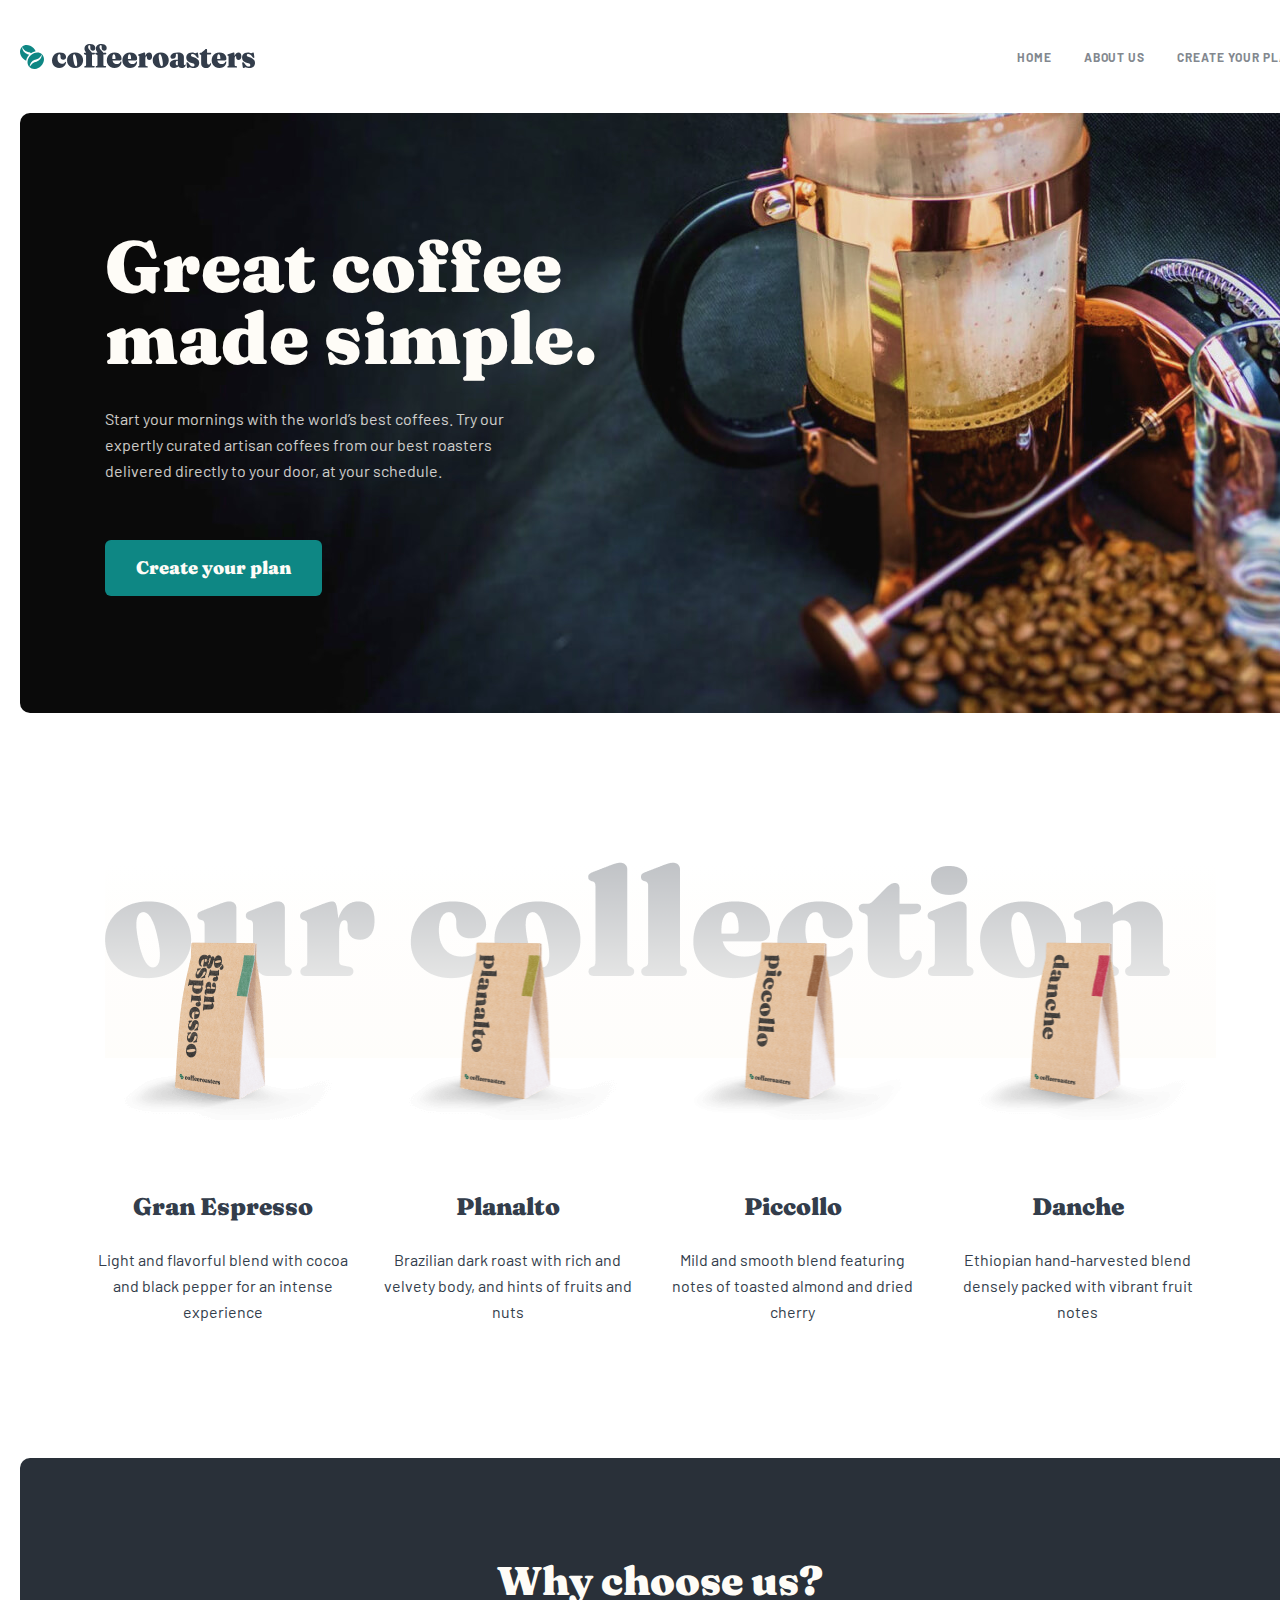
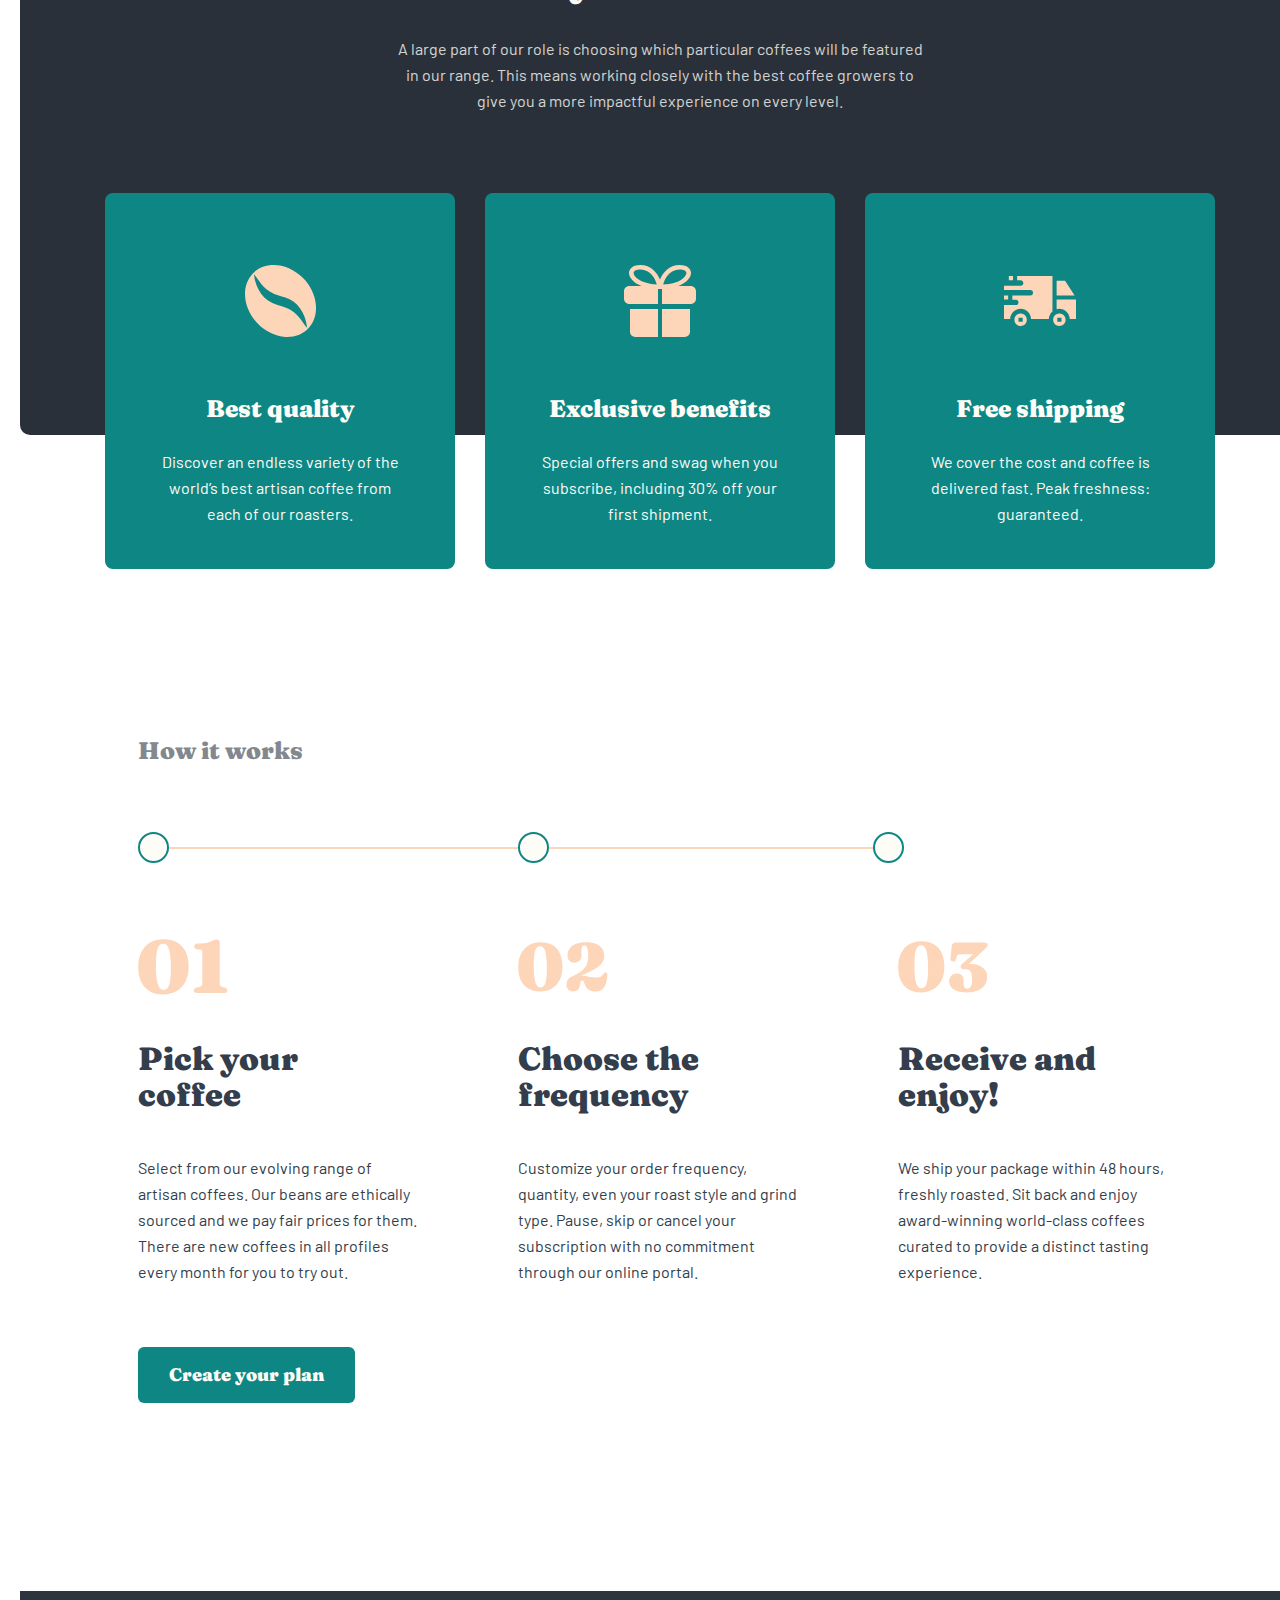
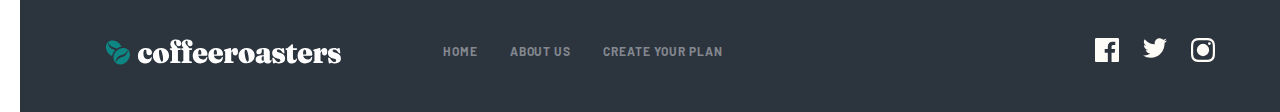
<file: index.html>
<!DOCTYPE html>
<html lang="en">
<head>
  <meta charset="UTF-8">
  <meta http-equiv="X-UA-Compatible" content="IE=edge">
  <meta name="viewport" content="width=device-width, initial-scale=1.0">
  <link rel="stylesheet" href="./css/main.min.css">
  <title>home</title>
</head>
<body>

  <!-- site header -->
  <header>
    <div class="container">
      <div class="head">
        <a href="./index.html" class="head__link">
          <img src="./img-optimal/site-logo.svg" alt="site logo" class="head__logo">
        </a>
        <nav class="nav">
          <ul class="nav__list">
            <li class="nav__item">
              <a href="./index.html" class="nav__link" target="_blank">HOME</a>
            </li>
            <li class="nav__item">
              <a href="./about.html" class="nav__link" target="_blank">ABOUT US</a>
            </li>
            <li class="nav__item">
              <a href="#" class="nav__link" target="_blank">CREATE YOUR PLAN</a>
            </li>
          </ul>
        </nav>
      </div>
    </div> 
  </header>
  <!-- site header end -->

  <!-- site main -->
  <main>
    <section>
      <div class="container">
        <div class="hero">
          <div class="hero__content">
            <h1 class="hero__title">Great coffee made simple.</h1>
            <p class="hero__text">
              Start your mornings with the world’s best coffees. Try our expertly curated artisan coffees from our best roasters delivered directly to your door, at your schedule.
            </p>
            <a href="#" class="hero__link" target="_blank">Create your plan</a>
          </div>
        </div>
      </div>
    </section>

    <section>
      <div class="container">
        <div class="our">
          <h2 class="visually-hidden">our collection</h2>
          <div class="our__box"></div>
          <ul class="our__list">
            <li class="our__item">
              <img src="./img-optimal/kopi1.png" alt="Gran Espresso" class="our__img" srcset="restir-img/kopi1.png 1x, restir-img/kopi1@2x.png 2x">
              <h3 class="our__title">Gran Espresso</h3>
              <p class="our__text">
                Light and flavorful blend with cocoa and black pepper for an intense experience
              </p>
            </li>

            <li class="our__item">
              <img src="./img-optimal/kopi2.png" alt="Planalto" class="our__img" srcset="restir-img/kopi2.png 1x, restir-img/kopi2@2x.png 2x">
              <h3 class="our__title">Planalto</h3>
              <p class="our__text">
                Brazilian dark roast with rich and velvety body, and hints of fruits and nuts
              </p>
            </li>

            <li class="our__item">
              <img src="./img-optimal/kopi3.png" alt="Piccollo" class="our__img" srcset="restir-img/kopi3.png 1x, restir-img/kopi3@2x.png 2x">
              <h3 class="our__title">Piccollo</h3>
              <p class="our__text">
                Mild and smooth blend featuring notes of toasted almond and dried cherry
              </p>
            </li>

            <li class="our__item">
              <img src="./img-optimal/kopi4.png" alt="Danche" class="our__img" srcset="restir-img/kopi4.png 1x, restir-img/kopi4@2x.png 2x">
              <h3 class="our__title">Danche</h3>
              <p class="our__text">
                Ethiopian hand-harvested blend densely packed with vibrant fruit notes
              </p>
            </li>
          </ul>
        </div>
      </div>
    </section>

    <section>
      <div class="container">
        <div class="services">
          <div class="services__content">
            <h2 class="services__title">Why choose us?</h2>
            <p class="services__text">A large part of our role is choosing which particular coffees will be featured 
              in our range. This means working closely with the best coffee growers to give 
              you a more impactful experience on every level.
            </p>
          </div>

          <ul class="services__list">
            <li class="services__item">
              <a href="#" class="services__link" target="_blank">
                <img src="./img-optimal/Shape01.svg" alt="Best quality" class="services__img">
                <div class="content services__block">
                  <h3 class="content__title">Best quality</h3>
                  <p class="content__text">Discover an endless variety of the world’s best artisan coffee from each of our roasters.</p>
                </div>
              </a>
            </li>
            
            <li class="services__item">
              <a href="#" class="services__link" target="_blank">
                <img src="./img-optimal/Combined-Shape01.svg" alt="Exclusive benefits" class="services__img">
                <div class="content services__block">
                  <h3 class="content__title">Exclusive benefits</h3>
                  <p class="content__text">Special offers and swag when you subscribe, including 30% off your first shipment.</p>
                </div>
              </a>
            </li>
            
            <li class="services__item">
              <a href="#" class="services__link" target="_blank">
                <img src="./img-optimal/Combined-Shape02.svg" alt="Free shipping" class="services__img">
                <div class="content services__block">
                  <h3 class="content__title">Free shipping</h3>
                  <p class="content__text">We cover the cost and coffee is delivered fast. Peak freshness: guaranteed.</p>
                </div>
              </a>
            </li>  
          </ul>
        </div>

      </div>
    </section>

    <section>
      <div class="container">
        <div class="work">
          <h2 class="work__title">How it works</h2>
          <div class="work__content">
            <hr class="work__line">
            <form action="https://echo.htmlacademy.ru/" method="post" autocomplete="off">
              <label>
                <input type="radio" class="visually-hidden" name="product" value="Pick your coffee">
                <span class="work__circle-one"></span>
              </label>
              <label>
                <input type="radio" class="visually-hidden" name="product" value="Choose the frequency">
                <span class="work__circle-two"></span>
              </label>
              <label>
                <input type="radio" class="visually-hidden" name="product" value="Receive and enjoy!">
                <span class="work__circle-three"></span>
              </label>
              <button type="submit" class="work__btn">Create your plan</button>
            </form>
          </div>
          <ol class="work__list">
            <li class="work__item">
              <img src="./img-optimal/01.svg" alt="Pick your coffee" class="work__img">
              <h3 class="work__subtitle">Pick your coffee</h3>
              <p class="work__text">
                Select from our evolving range of artisan coffees. Our beans are ethically sourced and we pay fair prices for them. There are new coffees in all profiles every month for you to try out.
              </p>
            </li>

            <li class="work__item">
              <img src="./img-optimal/02.svg" alt="Choose the frequency" class="work__img">
              <h3 class="work__subtitle">Choose the frequency</h3>
              <p class="work__text">
                Customize your order frequency, quantity, even your roast style and grind type. Pause, skip or cancel your subscription with no commitment through our online portal.
              </p>
            </li>

            <li class="work__item">
              <img src="./img-optimal/03.svg" alt="Receive and enjoy!" class="work__img">
              <h3 class="work__subtitle">Receive and enjoy!</h3>
              <p class="work__text">
                We ship your package within 48 hours, freshly roasted. Sit back and enjoy award-winning world-class coffees curated to provide a distinct tasting experience.
              </p>
            </li>
          </ol>
        </div>
      </div>
    </section>
  </main>
 <!-- site main end -->

 <!-- site footer -->
 <footer>
  <div class="container">
    <div class="footer">
      <a href="./index.html" class="footer__link">
        <img src="./img-optimal/site-logo-footer.svg" alt="site logo" class="footer__img">
      </a>
      <nav class="nav footer__nav">
        <ul class="footer__list">
          <li class="footer__item">
            <a href="./index.html" class="footer__link" target="_blank">HOME</a>
          </li>

          <li class="footer__item">
            <a href="./about.html" class="footer__link" target="_blank">ABOUT US</a>
            
          </li>     
                 
          <li class="footer__item">
            <a href="#" class="footer__link" target="_blank">Create your plan</a>
          </li>
        </ul>
      </nav>

      <ul class="network footer__network">
        <li class="network__item">
          <a href="https://www.facebook.com/coffeeroasters" class="network__link" target="_blank">
            <svg class="network__img" width="24" height="24" xmlns="http://www.w3.org/2000/svg"><path d="M22.675 0H1.325C.593 0 0 .593 0 1.325v21.351C0 23.407.593 24 1.325 24H12.82v-9.294H9.692v-3.622h3.128V8.413c0-3.1 1.893-4.788 4.659-4.788 1.325 0 2.463.099 2.795.143v3.24l-1.918.001c-1.504 0-1.795.715-1.795 1.763v2.313h3.587l-.467 3.622h-3.12V24h6.116c.73 0 1.323-.593 1.323-1.325V1.325C24 .593 23.407 0 22.675 0Z"/></svg>          
          </a>
        </li>

        <li class="network__item">
          <a href="#" class="network__link" target="_blank">
            <svg class="network__img-tiwitter" width="24" height="20" xmlns="http://www.w3.org/2000/svg"><path d="M24 2.557a9.83 9.83 0 0 1-2.828.775A4.932 4.932 0 0 0 23.337.608a9.864 9.864 0 0 1-3.127 1.195A4.916 4.916 0 0 0 16.616.248c-3.179 0-5.515 2.966-4.797 6.045A13.978 13.978 0 0 1 1.671 1.149a4.93 4.93 0 0 0 1.523 6.574 4.903 4.903 0 0 1-2.229-.616c-.054 2.281 1.581 4.415 3.949 4.89a4.935 4.935 0 0 1-2.224.084 4.928 4.928 0 0 0 4.6 3.419A9.9 9.9 0 0 1 0 17.54a13.94 13.94 0 0 0 7.548 2.212c9.142 0 14.307-7.721 13.995-14.646A10.025 10.025 0 0 0 24 2.557Z"/></svg>          
          </a>
        </li>

        <li class="network__item">
          <a href="https://instagram.com/tastycoffeeroasters?utm_medium=copy_link" class="network__link" target="_blank">
            <svg class="network__img" width="24" height="24" xmlns="http://www.w3.org/2000/svg"><path clip-rule="evenodd" d="M12 0C8.741 0 8.333.014 7.053.072 2.695.272.273 2.69.073 7.052.014 8.333 0 8.741 0 12c0 3.259.014 3.668.072 4.948.2 4.358 2.618 6.78 6.98 6.98C8.333 23.986 8.741 24 12 24c3.259 0 3.668-.014 4.948-.072 4.354-.2 6.782-2.618 6.979-6.98.059-1.28.073-1.689.073-4.948 0-3.259-.014-3.667-.072-4.947-.196-4.354-2.617-6.78-6.979-6.98C15.668.014 15.259 0 12 0Zm0 2.163c3.204 0 3.584.012 4.85.07 3.252.148 4.771 1.691 4.919 4.919.058 1.265.069 1.645.069 4.849 0 3.205-.012 3.584-.069 4.849-.149 3.225-1.664 4.771-4.919 4.919-1.266.058-1.644.07-4.85.07-3.204 0-3.584-.012-4.849-.07-3.26-.149-4.771-1.699-4.919-4.92-.058-1.265-.07-1.644-.07-4.849 0-3.204.013-3.583.07-4.849.149-3.227 1.664-4.771 4.919-4.919 1.266-.057 1.645-.069 4.849-.069ZM5.838 12a6.162 6.162 0 1 1 12.324 0 6.162 6.162 0 0 1-12.324 0ZM12 16a4 4 0 1 1 0-8 4 4 0 0 1 0 8Zm4.965-10.405a1.44 1.44 0 1 1 2.881.001 1.44 1.44 0 0 1-2.881-.001Z"/></svg>
          </a>
        </li>
      </ul>
    </div> 
  </div>
</footer>
  <!-- site footer end -->
  
</body>
</html>
</file>
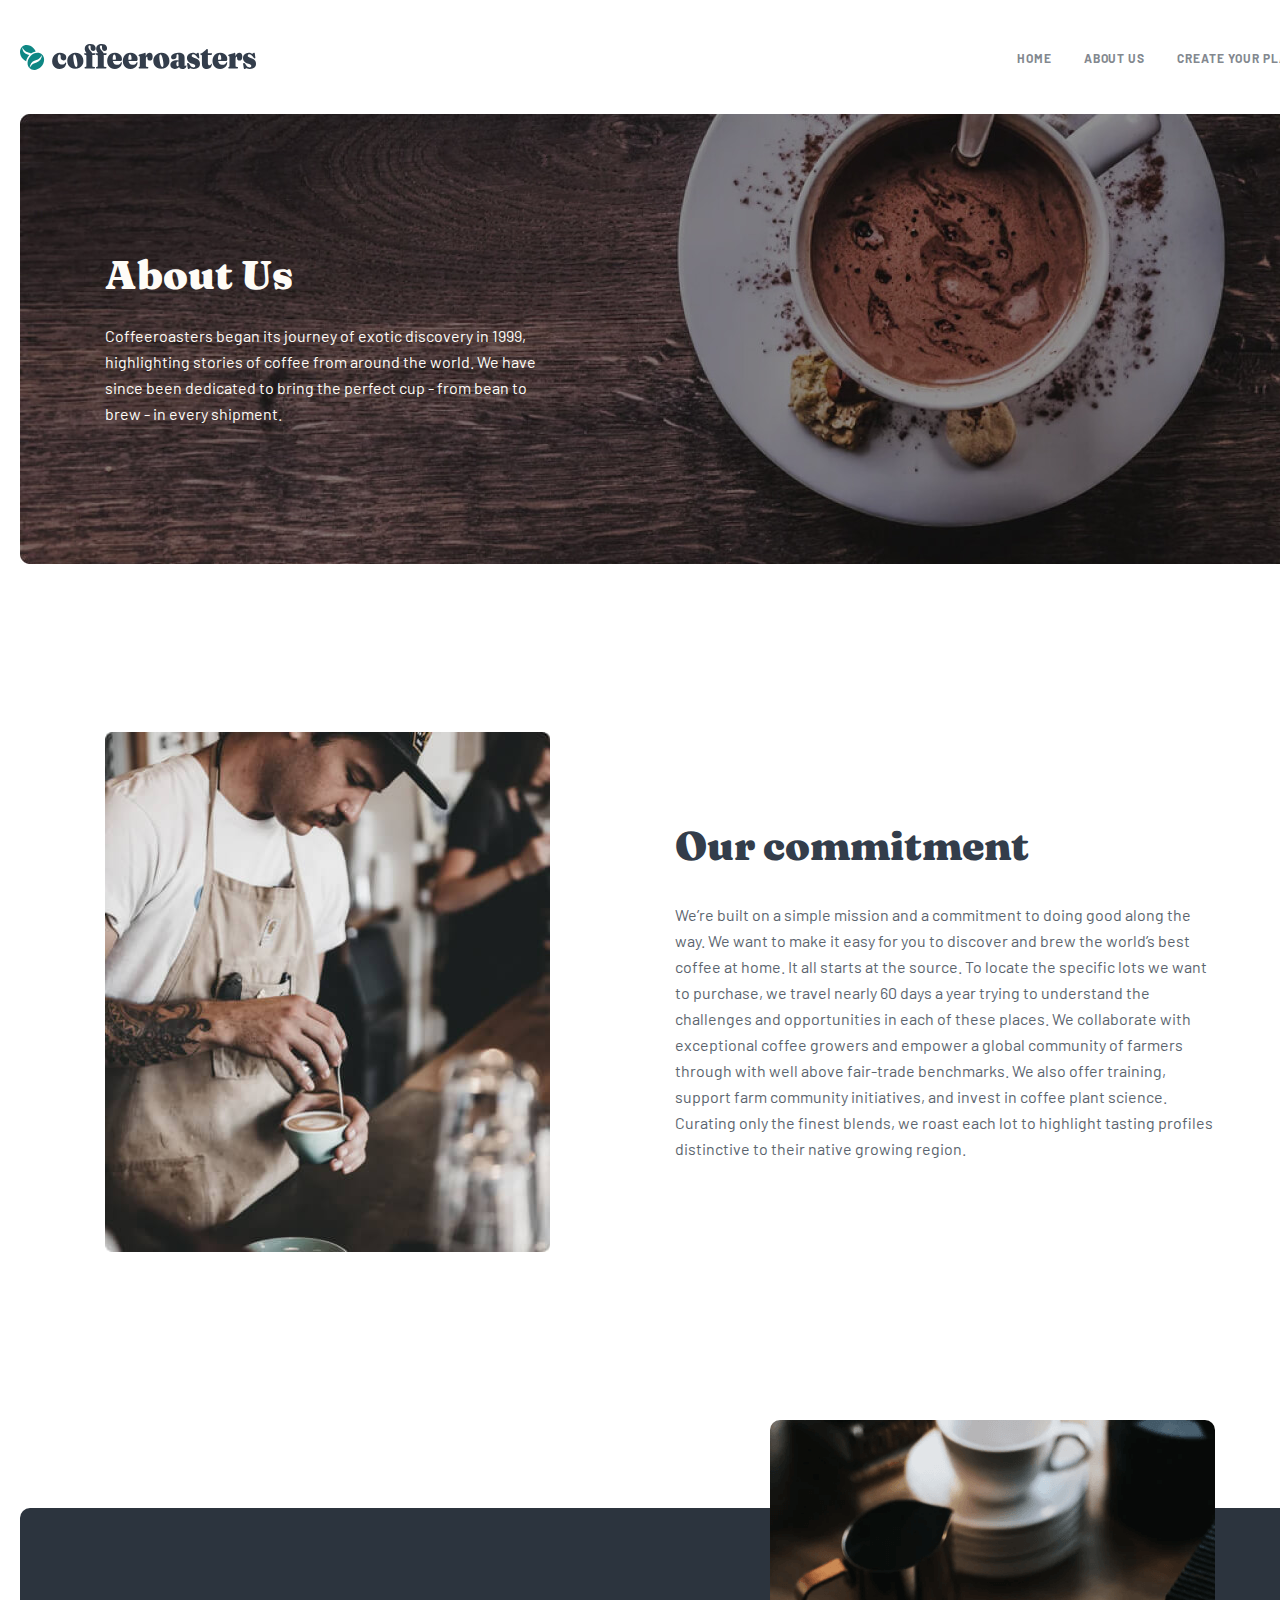
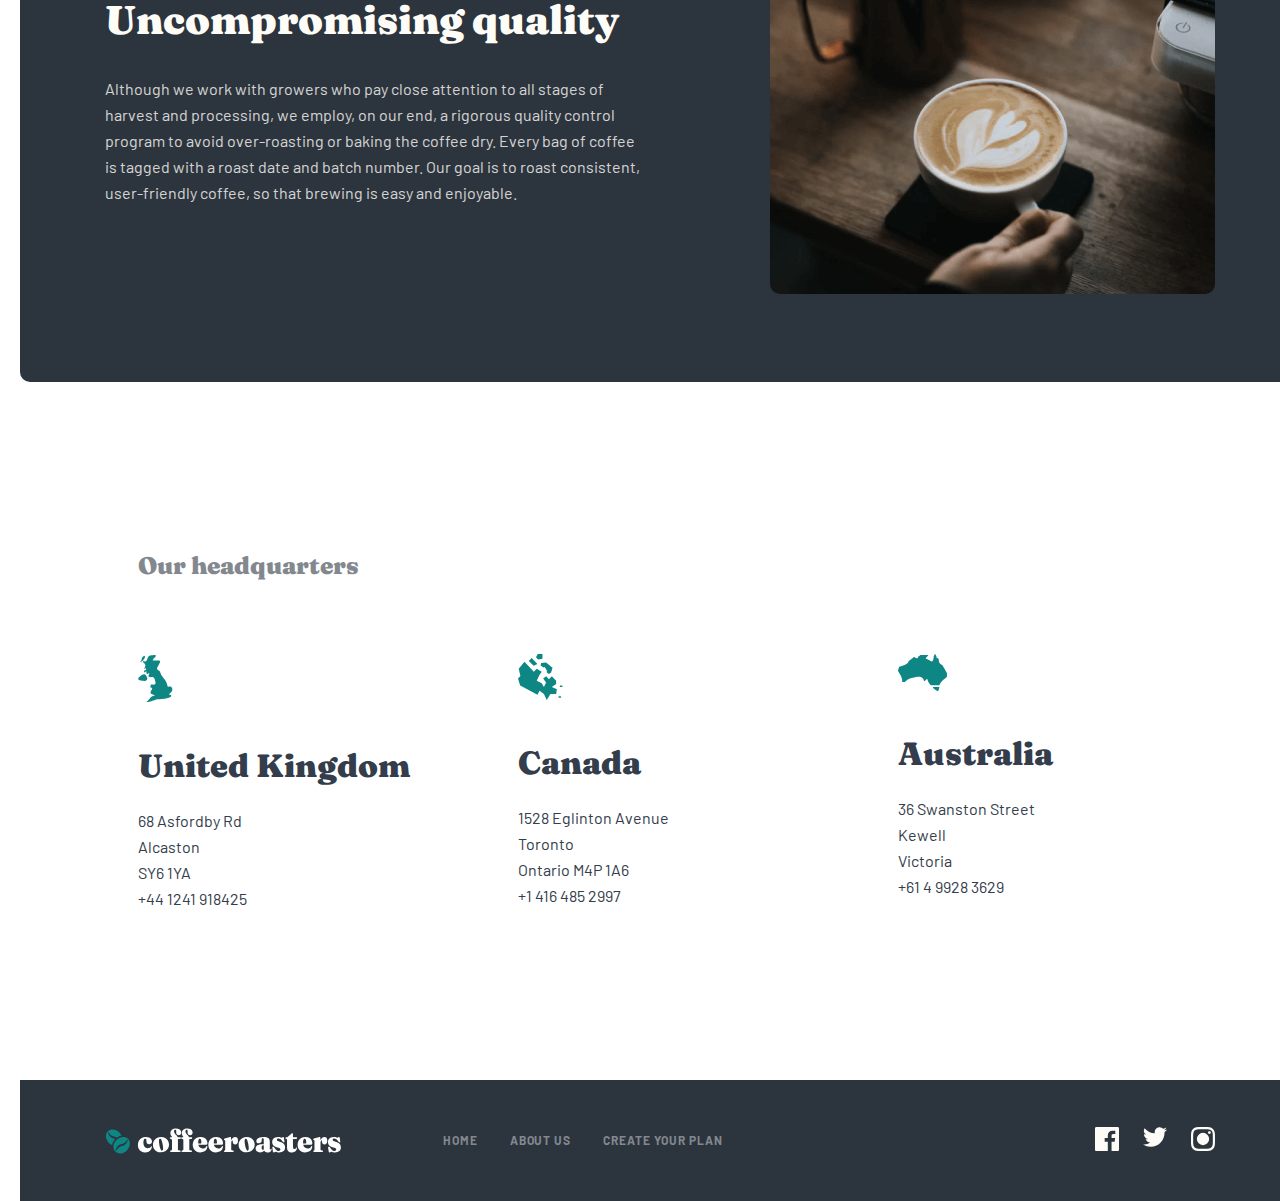
<file: about.html>
<!DOCTYPE html>
<html lang="en">
<head>
  <meta charset="UTF-8">
  <meta http-equiv="X-UA-Compatible" content="IE=edge">
  <meta name="viewport" content="width=device-width, initial-scale=1.0">
  <title>About</title>
  <link rel="stylesheet" href="./css/main.min.css">
</head>
<body>

  <!-- site header -->
  <header>
    <div class="container">
      <div class="head">
        <a href="./index.html" class="head__link">
          <img src="./img-optimal/site-logo.svg" alt="site logo" class="head__img">
        </a>
        <nav class="nav head__nav">
          <ul class="nav__list">
            <li class="nav__item">
              <a href="./index.html" class="nav__link" target="_blank">HOME</a>
            </li>

            <li class="nav__item">
              <a href="./about.html" class="nav__link" target="_blank">ABOUT US</a>
            </li>     
                   
            <li class="nav__item">
              <a href="#" class="nav__link" target="_blank">Create your plan</a>
            </li>
          </ul>
        </nav>
      </div>  
    </div>
  </header>
  <!-- site header end -->

  <!-- site main -->
  <main>
    <section>
      <div class="container">
        <div class="basic">
          <div class="basic__content">
            <h1 class="basic__title">About Us</h1>
            <p class="basic__text">
              Coffeeroasters began its journey of exotic discovery in 1999, highlighting stories of coffee from around the world. We have since been dedicated to bring the perfect cup - from bean to brew - in every shipment.
            </p>
          </div>
        </div>
      </div>
    </section>

    <section>
      <div class="container">
        <div class="task">
          <img src="./img-optimal/Bitmap2.jpg" alt="coffee maker" class="task__img" srcset="restir-img/Bitmap.jpg 1x, restir-img/Bitmap@2x.jpg 2x">
          <div class="task__content">
            <h2 class="task__title">Our commitment</h2>
            <p class="task__text">
              We’re built on a simple mission and a commitment to doing good along the way. We want to make it easy for you to discover and brew the world’s best coffee at home. It all starts at the source. To locate the specific lots we want to purchase, we travel nearly 60 days a year trying to understand the challenges and opportunities in each of these places. We collaborate with exceptional coffee growers and empower a global community of farmers through with well above fair-trade benchmarks. We also offer training, support farm community initiatives, and invest in coffee plant science. Curating only the finest blends, we roast each lot to highlight tasting profiles distinctive to their native growing region.
            </p>
          </div>
        </div>
      </div>
    </section>

    <section>
      <div class="container">
        <div class="quality">
          <div class="quality__content">
            <h2 class="quality__title">Uncompromising quality</h2>
            <p class="quality__text">
              Although we work with growers who pay close attention to all stages of harvest and processing, we employ, on our end, a rigorous quality control program to avoid over-roasting or baking the coffee dry. Every bag of coffee is tagged with a roast date and batch number. Our goal is to roast consistent, user-friendly coffee, so that brewing is easy and enjoyable.
            </p>
          </div>
          <img src="./img-optimal/Bitmap3.jpg" alt="a cup of coffee" class="quality__img" srcset="restir-img/Bitmap.png 1x, restir-img/Bitmap@2x.png 2x">
        </div>
      </div>
    </section>

    <section>
      <div class="container">
        <div class="address">
          <h2 class="address__title">Our headquarters</h2>
          <ul class="address__list">
            <li class="address__item">
              <img src="./img-optimal/CombinedShape1.svg" alt="United Kingdom map" class="address__img-unitedKingdom">
              <h3 class="address__item-title">United Kingdom</h3>
              <address class="location address__item">
                <p class="location__item">68  Asfordby Rd</p>
                <p class="location__item">Alcaston</p>
                <p class="location__item">SY6 1YA</p>
              </address>
              <a href="tel:+441241918425" class="location__tel" target="_blank">+44 1241 918425</a>
            </li>

            <li class="address__item">
              <img src="./img-optimal/CombinedShape2.svg" alt="Canada map" class="address__img-canada">
              <h3 class="address__item-title">Canada</h3>
              <address class="location address__item">
                <p class="location__item">1528  Eglinton Avenue</p>
                <p class="location__item">Toronto</p>
                <p class="location__item">Ontario M4P 1A6</p>
              </address>
              <a href="tel:+14164852997" class="location__tel" target="_blank">+1 416 485 2997</a>
            </li>

            <li class="address__item">
              <img src="./img-optimal/CombinedShape3.svg" alt="Australia map" class="address__img-australia">
              <h3 class="address__item-title">Australia</h3>
              <address class="location address__item">
                <p class="location__item">36 Swanston Street</p>
                <p class="location__item">Kewell</p>
                <p class="location__item">Victoria</p>
              </address>
              <a href="tel:+61499283629" class="location__tel" target="_blank">+61 4 9928 3629</a>
            </li>
          </ul>
        </div>
      </div>
    </section>
  </main>
  <!-- site main end -->

  <!-- site footer -->
  <footer>
    <div class="container">
      <div class="footer">
        <a href="./index.html" class="footer__link">
          <img src="./img-optimal/site-logo-footer.svg" alt="site logo" class="footer__img">
        </a>
        <nav class="nav footer__nav">
          <ul class="footer__list">
            <li class="footer__item">
              <a href="./index.html" class="footer__link" target="_blank">HOME</a>
            </li>
  
            <li class="footer__item">
              <a href="./about.html" class="footer__link" target="_blank">ABOUT US</a>
            </li>     
                   
            <li class="footer__item">
              <a href="#" class="footer__link" target="_blank">Create your plan</a>
            </li>
          </ul>
        </nav>
  
        <ul class="network footer__network">
          <li class="network__item">
            <a href="https://www.facebook.com/coffeeroasters" class="network__link" target="_blank">
              <svg class="network__img" width="24" height="24" xmlns="http://www.w3.org/2000/svg"><path d="M22.675 0H1.325C.593 0 0 .593 0 1.325v21.351C0 23.407.593 24 1.325 24H12.82v-9.294H9.692v-3.622h3.128V8.413c0-3.1 1.893-4.788 4.659-4.788 1.325 0 2.463.099 2.795.143v3.24l-1.918.001c-1.504 0-1.795.715-1.795 1.763v2.313h3.587l-.467 3.622h-3.12V24h6.116c.73 0 1.323-.593 1.323-1.325V1.325C24 .593 23.407 0 22.675 0Z"/></svg>          
            </a>
          </li>
  
          <li class="network__item">
            <a href="#" class="network__link" target="_blank">
              <svg class="network__img-tiwitter" width="24" height="20" xmlns="http://www.w3.org/2000/svg"><path d="M24 2.557a9.83 9.83 0 0 1-2.828.775A4.932 4.932 0 0 0 23.337.608a9.864 9.864 0 0 1-3.127 1.195A4.916 4.916 0 0 0 16.616.248c-3.179 0-5.515 2.966-4.797 6.045A13.978 13.978 0 0 1 1.671 1.149a4.93 4.93 0 0 0 1.523 6.574 4.903 4.903 0 0 1-2.229-.616c-.054 2.281 1.581 4.415 3.949 4.89a4.935 4.935 0 0 1-2.224.084 4.928 4.928 0 0 0 4.6 3.419A9.9 9.9 0 0 1 0 17.54a13.94 13.94 0 0 0 7.548 2.212c9.142 0 14.307-7.721 13.995-14.646A10.025 10.025 0 0 0 24 2.557Z"/></svg>          
            </a>
          </li>
  
          <li class="network__item">
            <a href="https://instagram.com/tastycoffeeroasters?utm_medium=copy_link" class="network__link" target="_blank">
              <svg class="network__img" width="24" height="24" xmlns="http://www.w3.org/2000/svg"><path clip-rule="evenodd" d="M12 0C8.741 0 8.333.014 7.053.072 2.695.272.273 2.69.073 7.052.014 8.333 0 8.741 0 12c0 3.259.014 3.668.072 4.948.2 4.358 2.618 6.78 6.98 6.98C8.333 23.986 8.741 24 12 24c3.259 0 3.668-.014 4.948-.072 4.354-.2 6.782-2.618 6.979-6.98.059-1.28.073-1.689.073-4.948 0-3.259-.014-3.667-.072-4.947-.196-4.354-2.617-6.78-6.979-6.98C15.668.014 15.259 0 12 0Zm0 2.163c3.204 0 3.584.012 4.85.07 3.252.148 4.771 1.691 4.919 4.919.058 1.265.069 1.645.069 4.849 0 3.205-.012 3.584-.069 4.849-.149 3.225-1.664 4.771-4.919 4.919-1.266.058-1.644.07-4.85.07-3.204 0-3.584-.012-4.849-.07-3.26-.149-4.771-1.699-4.919-4.92-.058-1.265-.07-1.644-.07-4.849 0-3.204.013-3.583.07-4.849.149-3.227 1.664-4.771 4.919-4.919 1.266-.057 1.645-.069 4.849-.069ZM5.838 12a6.162 6.162 0 1 1 12.324 0 6.162 6.162 0 0 1-12.324 0ZM12 16a4 4 0 1 1 0-8 4 4 0 0 1 0 8Zm4.965-10.405a1.44 1.44 0 1 1 2.881.001 1.44 1.44 0 0 1-2.881-.001Z"/></svg>
            </a>
          </li>
        </ul>
      </div> 
    </div>
  </footer>
  <!-- site footer end -->
</body>
</html>
</file>
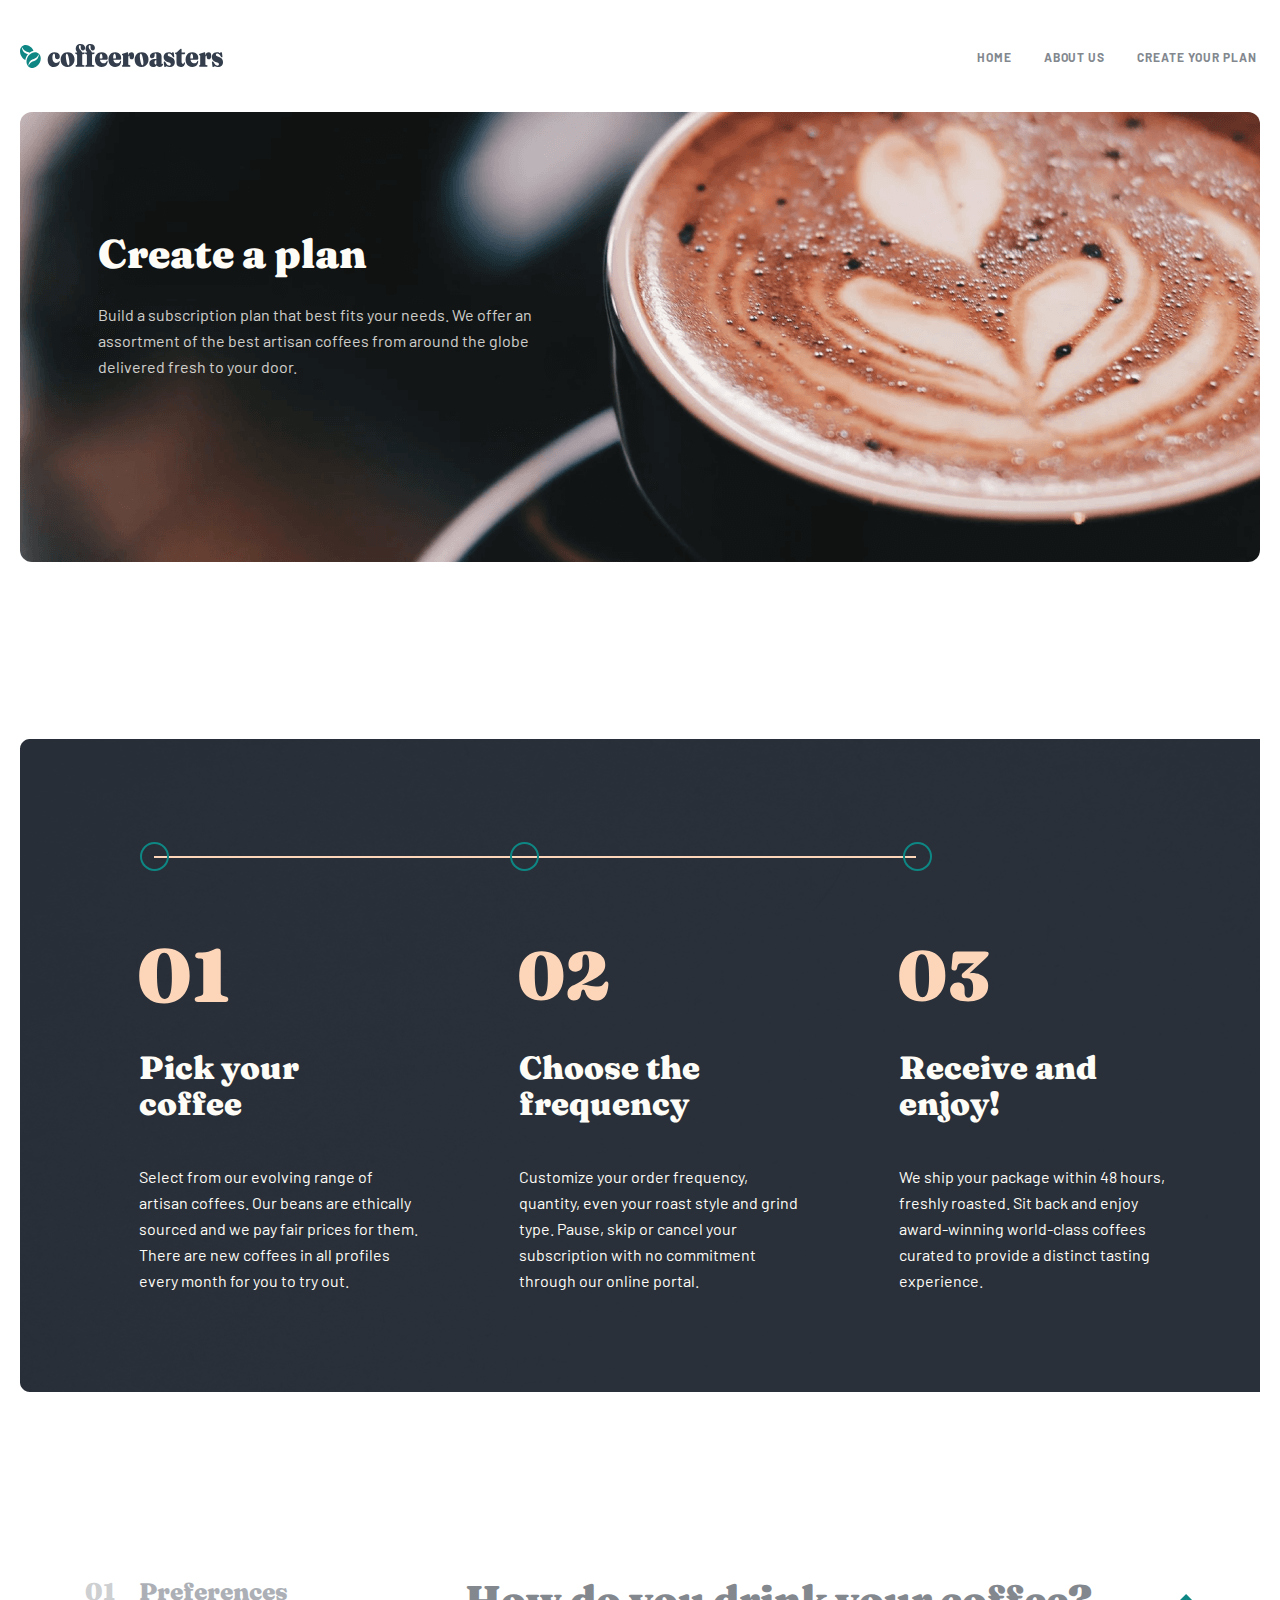
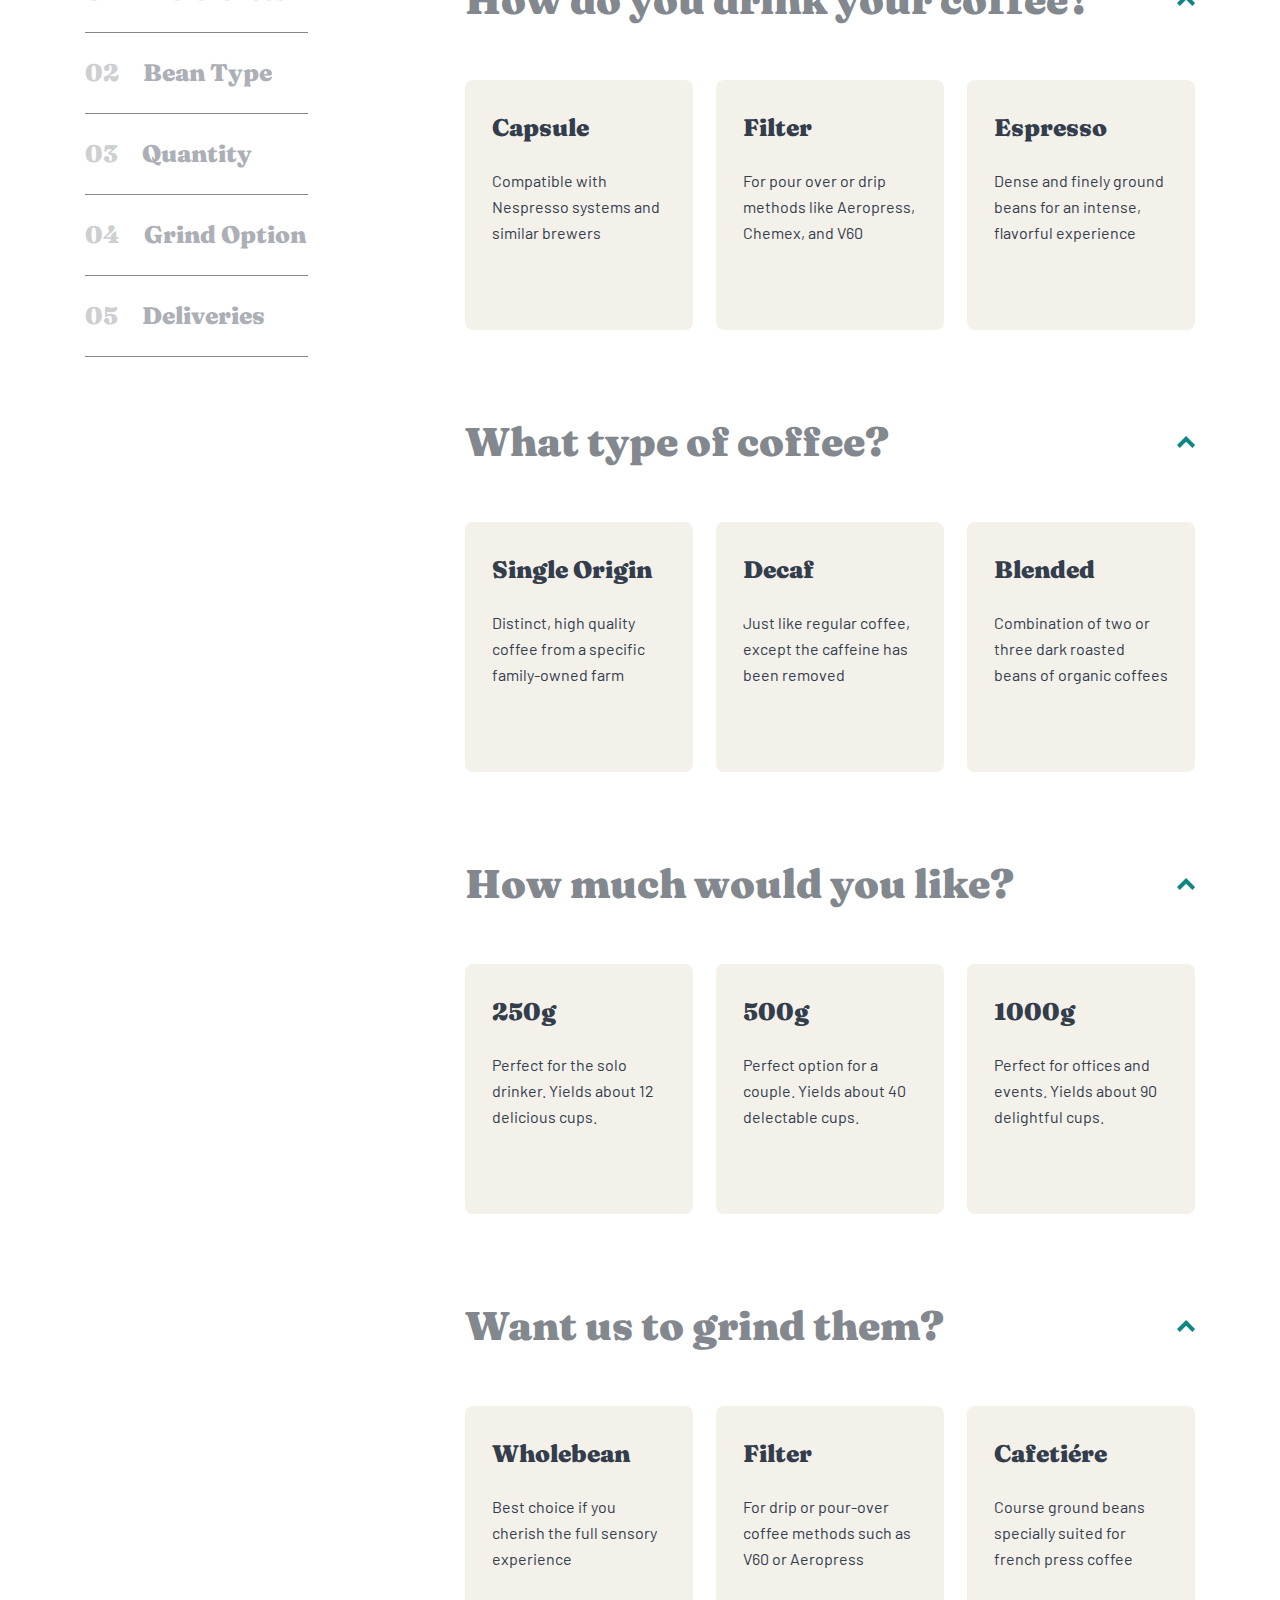
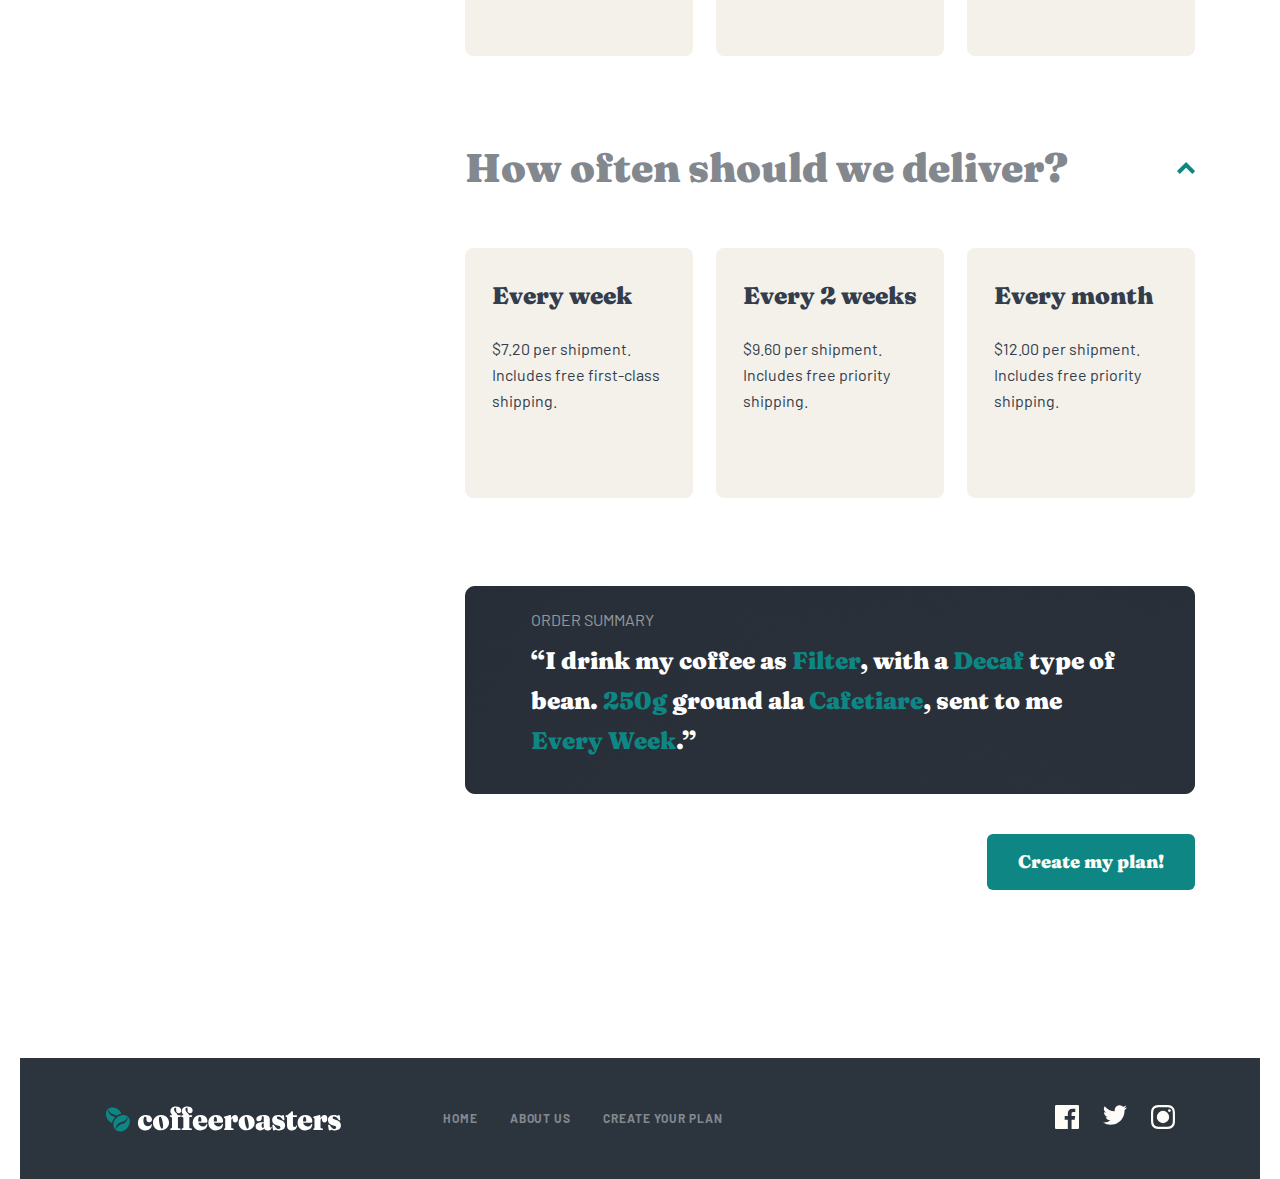
<file: completed.html>
<!DOCTYPE html>
<html lang="en">
<head>
  <meta charset="UTF-8">
  <meta http-equiv="X-UA-Compatible" content="IE=edge">
  <meta name="viewport" content="width=device-width, initial-scale=1.0">
  <title>Subscribe - Completed</title>
  <link rel="stylesheet" href="./css/main.css">
</head>
<body>

  <!-- site header -->
  <header>
    <div class="container">
      <div class="head">
        <a href="./index.html" class="head__link">
          <img src="./img-optimal/site-logo.svg" alt="site logo" class="head__img">
        </a>
        <nav class="nav head__nav">
          <ul class="nav__list">
            <li class="nav__item">
              <a href="./index.html" class="nav__link" target="_blank">HOME</a>
            </li>

            <li class="nav__item">
              <a href="./about.html" class="nav__link" target="_blank">ABOUT US</a>
            </li>     
                   
            <li class="nav__item">
              <a href="./state.html" class="nav__link" target="_blank">Create your plan</a>
            </li>
          </ul>
        </nav>
      </div>  
    </div>
  </header>
  <!-- site header end -->

  <!-- site main -->
  <main>
    <section>
      <div class="container">
        <div class="basic completed">
          <div class="basic__content">
            <h1 class="basic__title completed__title">Create a plan</h1>
            <p class="basic__text completed__text">
              Build a subscription plan that best fits your needs. We offer an assortment of the best artisan coffees from around the globe delivered fresh to your door.
            </p>
          </div>
        </div>
      </div>
    </section>

    <section>
      <div class="container">
        <div class="works">
          <div class="work completed__work">
            <h2 class="visually-hidden">How it works</h2>

            <div class="work__content">
              <hr class="work__line">
              <span class="works__circle-one"></span>
              <span class="works__circle-two"></span>
              <span class="works__circle-thre"></span>
            </div>

            <ol class="work__list">
              <li class="work__item">
                <img src="./img-optimal/01.svg" alt="Pick your coffee" class="work__img">
                <h3 class="works__subtitle">Pick your coffee</h3>
                <p class="works__text">
                  Select from our evolving range of artisan coffees. Our beans are ethically sourced and we pay fair prices for them. There are new coffees in all profiles every month for you to try out.
                </p>
              </li>
  
              <li class="work__item">
                <img src="./img-optimal/02.svg" alt="Choose the frequency" class="work__img">
                <h3 class="works__subtitle">Choose the frequency</h3>
                <p class="works__text">
                  Customize your order frequency, quantity, even your roast style and grind type. Pause, skip or cancel your subscription with no commitment through our online portal.
                </p>
              </li>
  
              <li class="work__item">
                <img src="./img-optimal/03.svg" alt="Receive and enjoy!" class="work__img">
                <h3 class="works__subtitle">Receive and enjoy!</h3>
                <p class="works__text">
                  We ship your package within 48 hours, freshly roasted. Sit back and enjoy award-winning world-class coffees curated to provide a distinct tasting experience.
                </p>
              </li>
            </ol>
          </div>
        </div>

      </div>
    </section>

    <section>
      <div class="container">
        <div class="how">
          <form action="https://echo.htmlacademy.ru/" method="post" autocomplete="off">
            <ul class="type type__list">
              <li class="type__item">
                <a class="type__page-link" href="#">
                  <p class="type__number">01</p>
                  <p class="type__text">Preferences</p>
                </a>
              </li>
              
              <li class="type__item">
                <a class="type__page-link" href="#">
                  <p class="type__number">02</p>
                  <p class="type__text">Bean Type</p></a>
              </li>
  
              <li class="type__item">
                <a class="type__page-link" href="#">
                  <p class="type__number">03</p>
                  <p class="type__text">Quantity</p>
                </a>
              </li>
  
              <li class="type__item">
                <a class="type__page-link" href="#">
                  <p class="type__number">04</p>
                  <p class="type__text">Grind Option</p>
                </a>
              </li>
  
              <li class="type__item">
                <a class="type__page-link" href="#">
                  <p class="type__number">05</p>
                  <p class="type__text">Deliveries</p>
                </a>
              </li>
            </ul>
  
            <div class="coffee">
  
              <ul class="coffee__list">
                <li class="coffee__item">
                  <h2 class="coffee__item-title">How do you drink your coffee?</h2>
                  <svg class="coffee__item-icon" width="18" height="12" xmlns="http://www.w3.org/2000/svg"><path d="m15.363 11.924 2.828-2.828L9.096 0 0 9.096l2.828 2.828 6.267-6.267 6.268 6.267Z"/></svg>                
                </li>
  
                <li class="coffee__item">
                  <ul class="coffee__list-type">
                    <li class="coffee__item-type">
                      <label>
                        <input type="radio" name="drink" value="Capsule" class="visually-hidden input__chek">
                        <div class="wrapper">
                          <div class="wrapper__content">
                            <h3 class="wrapper__title">Capsule</h3>
                            <p class="wrapper__text">Compatible with Nespresso systems and similar brewers</p>
                          </div>
                        </div>
                      </label>
                    </li>
                    <li class="coffee__item-type">
                      <label>
                        <input type="radio" name="drink" value="Filter" class="visually-hidden input__chek">
                        <div class="wrapper">
                          <div class="wrapper__content">
                            <h3 class="wrapper__title">Filter</h3>
                            <p class="wrapper__text">For pour over or drip methods like Aeropress, Chemex, and V60</p>
                          </div>
                        </div>
                      </label>
                    </li>
                    <li class="coffee__item-type">
                      <label>
                        <input type="radio" name="drink" value="Espresso" class="visually-hidden input__chek">
                        <div class="wrapper">
                          <div class="wrapper__content">
                            <h3 class="wrapper__title">Espresso</h3>
                            <p class="wrapper__text">Dense and finely ground beans for an intense, flavorful experience</p>
                          </div>
                        </div>
                      </label>
                    </li>
        
                  </ul>
                </li>
              </ul>

              <ul class="coffee__list">
                <li class="coffee__item">
                  <h2 class="coffee__item-title">What type of coffee?</h2>
                  <svg class="coffee__item-icon" width="18" height="12" xmlns="http://www.w3.org/2000/svg"><path d="m15.363 11.924 2.828-2.828L9.096 0 0 9.096l2.828 2.828 6.267-6.267 6.268 6.267Z"/></svg>                
                </li>
  
                <li class="coffee__item">
                  <ul class="coffee__list-type">
                    <li class="coffee__item-type">
                      <label>
                        <input type="radio" name="coffee type" value="Single Origin" class="visually-hidden input__chek">
                        <div class="wrapper">
                          <div class="wrapper__content">
                            <h3 class="wrapper__title">Single Origin</h3>
                            <p class="wrapper__text">Distinct, high quality coffee from a specific family-owned farm</p>
                          </div>
                        </div>
                      </label>
                    </li>
                    <li class="coffee__item-type">
                      <label>
                        <input type="radio" name="coffee type" value="Decaf" class="visually-hidden input__chek">
                        <div class="wrapper">
                          <div class="wrapper__content">
                            <h3 class="wrapper__title">Decaf</h3>
                            <p class="wrapper__text">Just like regular coffee, except the caffeine has been removed</p>
                          </div>
                        </div>
                      </label>
                    </li>
                    <li class="coffee__item-type">
                      <label>
                        <input type="radio" name="coffee type" value="Blended" class="visually-hidden input__chek">
                        <div class="wrapper">
                          <div class="wrapper__content">
                            <h3 class="wrapper__title">Blended</h3>
                            <p class="wrapper__text">Combination of two or three dark roasted beans of organic coffees</p>
                          </div>
                        </div>
                      </label>
                    </li>
        
                  </ul>
                </li>
              </ul>

              <ul class="coffee__list">
                <li class="coffee__item">
                  <h2 class="coffee__item-title">How much would you like?</h2>
                  <svg class="coffee__item-icon" width="18" height="12" xmlns="http://www.w3.org/2000/svg"><path d="m15.363 11.924 2.828-2.828L9.096 0 0 9.096l2.828 2.828 6.267-6.267 6.268 6.267Z"/></svg>                
                </li>
  
                <li class="coffee__item">
                  <ul class="coffee__list-type">
                    <li class="coffee__item-type">
                      <label>
                        <input type="radio" name="much" value="250g" class="visually-hidden input__chek">
                        <div class="wrapper">
                          <div class="wrapper__content">
                            <h3 class="wrapper__title">250g</h3>
                            <p class="wrapper__text">Perfect for the solo drinker. Yields about 12 delicious cups.</p>
                          </div>
                        </div>
                      </label>
                    </li>
                    <li class="coffee__item-type">
                      <label>
                        <input type="radio" name="much" value="500g" class="visually-hidden input__chek">
                        <div class="wrapper">
                          <div class="wrapper__content">
                            <h3 class="wrapper__title">500g</h3>
                            <p class="wrapper__text">Perfect option for a couple. Yields about 40 delectable cups.</p>
                          </div>
                        </div>
                      </label>
                    </li>
                    <li class="coffee__item-type">
                      <label>
                        <input type="radio" name="much" value="1000g" class="visually-hidden input__chek">
                        <div class="wrapper">
                          <div class="wrapper__content">
                            <h3 class="wrapper__title">1000g</h3>
                            <p class="wrapper__text">Perfect for offices and events. Yields about 90 delightful cups.</p>
                          </div>
                        </div>
                      </label>
                    </li>
        
                  </ul>
                </li>
              </ul>

              <ul class="coffee__list">
                <li class="coffee__item">
                  <h2 class="coffee__item-title">Want us to grind them?</h2>
                  <svg class="coffee__item-icon" width="18" height="12" xmlns="http://www.w3.org/2000/svg"><path d="m15.363 11.924 2.828-2.828L9.096 0 0 9.096l2.828 2.828 6.267-6.267 6.268 6.267Z"/></svg>                
                </li>
  
                <li class="coffee__item">
                  <ul class="coffee__list-type">
                    <li class="coffee__item-type">
                      <label>
                        <input type="radio" name="Want" value="Wholebean" class="visually-hidden input__chek">
                        <div class="wrapper">
                          <div class="wrapper__content">
                            <h3 class="wrapper__title">Wholebean</h3>
                            <p class="wrapper__text">Best choice if you cherish the full sensory experience</p>
                          </div>
                        </div>
                      </label>
                    </li>
                    <li class="coffee__item-type">
                      <label>
                        <input type="radio" name="Want" value="Filter" class="visually-hidden input__chek">
                        <div class="wrapper">
                          <div class="wrapper__content">
                            <h3 class="wrapper__title">Filter</h3>
                            <p class="wrapper__text">For drip or pour-over coffee methods such as V60 or Aeropress</p>
                          </div>
                        </div>
                      </label>
                    </li>
                    <li class="coffee__item-type">
                      <label>
                        <input type="radio" name="Want" value="Cafetiére" class="visually-hidden input__chek">
                        <div class="wrapper">
                          <div class="wrapper__content">
                            <h3 class="wrapper__title">Cafetiére</h3>
                            <p class="wrapper__text">Course ground beans specially suited for french press coffee</p>
                          </div>
                        </div>
                      </label>
                    </li>       
                  </ul>
                </li>
              </ul>

              <ul class="coffee__list">
                <li class="coffee__item">
                  <h2 class="coffee__item-title">How often should we deliver?</h2>
                  <svg class="coffee__item-icon" width="18" height="12" xmlns="http://www.w3.org/2000/svg"><path d="m15.363 11.924 2.828-2.828L9.096 0 0 9.096l2.828 2.828 6.267-6.267 6.268 6.267Z"/></svg>                
                </li>
  
                <li class="coffee__item">
                  <ul class="coffee__list-type">
                    <li class="coffee__item-type">
                      <label>
                        <input type="radio" name="deliver" value="Every week" class="visually-hidden input__chek">
                        <div class="wrapper">
                          <div class="wrapper__content">
                            <h3 class="wrapper__title">Every week</h3>
                            <p class="wrapper__text">$7.20 per shipment. Includes free first-class shipping.</p>
                          </div>
                        </div>
                      </label>
                    </li>
                    <li class="coffee__item-type">
                      <label>
                        <input type="radio" name="deliver" value="Every 2 weeks" class="visually-hidden input__chek">
                        <div class="wrapper">
                          <div class="wrapper__content">
                            <h3 class="wrapper__title">Every 2 weeks</h3>
                            <p class="wrapper__text">$9.60 per shipment. Includes free priority shipping.</p>
                          </div>
                        </div>
                      </label>
                    </li>
                    <li class="coffee__item-type">
                      <label>
                        <input type="radio" name="deliver" value="deliver" class="visually-hidden input__chek">
                        <div class="wrapper">
                          <div class="wrapper__content">
                            <h3 class="wrapper__title">Every month</h3>
                            <p class="wrapper__text">$12.00 per shipment. Includes free priority shipping.</p>
                          </div>
                        </div>
                      </label>
                    </li>
        
                  </ul>
                </li>
              </ul>

              <div class="order">
                <div class="order__content">
                  <h2 class="order__title">Order Summary</h2>
                  <p class="order__text">
                    “I drink my coffee as 
                    <span class="order__text-blue">Filter</span>,
                      with a <span class="order__text-blue">Decaf</span>
                      type of bean. <span class="order__text-blue">250g</span>
                      ground ala <span class="order__text-blue">Cafetiare</span>,
                      sent to me <span class="order__text-blue">Every Week</span>.”
                  </p>
                </div>
              </div>
              <button type="submit" class="hero__link coffee__btn">Create my plan!</button>
            </div>
          </form>
        </div>
      </div>
    </section>
  </main>
  <!-- site main end -->

  <!-- site footer -->
  <footer>
    <div class="container">
      <div class="footer">
        <a href="./index.html" class="footer__link">
          <img src="./img-optimal/site-logo-footer.svg" alt="site logo" class="footer__img">
        </a>
        <nav class="nav footer__nav">
          <ul class="footer__list">
            <li class="footer__item">
              <a href="./index.html" class="footer__link" target="_blank">HOME</a>
            </li>
  
            <li class="footer__item">
              <a href="./about.html" class="footer__link" target="_blank">ABOUT US</a>
            </li>     
                   
            <li class="footer__item">
              <a href="./completed.html" class="footer__link" target="_blank">Create your plan</a>
            </li>
          </ul>
        </nav>
  
        <ul class="network footer__network">
          <li class="network__item">
            <a href="https://www.facebook.com/coffeeroasters" class="network__link" target="_blank">
              <svg class="network__img" width="24" height="24" xmlns="http://www.w3.org/2000/svg"><path d="M22.675 0H1.325C.593 0 0 .593 0 1.325v21.351C0 23.407.593 24 1.325 24H12.82v-9.294H9.692v-3.622h3.128V8.413c0-3.1 1.893-4.788 4.659-4.788 1.325 0 2.463.099 2.795.143v3.24l-1.918.001c-1.504 0-1.795.715-1.795 1.763v2.313h3.587l-.467 3.622h-3.12V24h6.116c.73 0 1.323-.593 1.323-1.325V1.325C24 .593 23.407 0 22.675 0Z"/></svg>          
            </a>
          </li>
  
          <li class="network__item">
            <a href="#" class="network__link" target="_blank">
              <svg class="network__img-tiwitter" width="24" height="20" xmlns="http://www.w3.org/2000/svg"><path d="M24 2.557a9.83 9.83 0 0 1-2.828.775A4.932 4.932 0 0 0 23.337.608a9.864 9.864 0 0 1-3.127 1.195A4.916 4.916 0 0 0 16.616.248c-3.179 0-5.515 2.966-4.797 6.045A13.978 13.978 0 0 1 1.671 1.149a4.93 4.93 0 0 0 1.523 6.574 4.903 4.903 0 0 1-2.229-.616c-.054 2.281 1.581 4.415 3.949 4.89a4.935 4.935 0 0 1-2.224.084 4.928 4.928 0 0 0 4.6 3.419A9.9 9.9 0 0 1 0 17.54a13.94 13.94 0 0 0 7.548 2.212c9.142 0 14.307-7.721 13.995-14.646A10.025 10.025 0 0 0 24 2.557Z"/></svg>          
            </a>
          </li>
  
          <li class="network__item">
            <a href="https://instagram.com/tastycoffeeroasters?utm_medium=copy_link" class="network__link" target="_blank">
              <svg class="network__img" width="24" height="24" xmlns="http://www.w3.org/2000/svg"><path clip-rule="evenodd" d="M12 0C8.741 0 8.333.014 7.053.072 2.695.272.273 2.69.073 7.052.014 8.333 0 8.741 0 12c0 3.259.014 3.668.072 4.948.2 4.358 2.618 6.78 6.98 6.98C8.333 23.986 8.741 24 12 24c3.259 0 3.668-.014 4.948-.072 4.354-.2 6.782-2.618 6.979-6.98.059-1.28.073-1.689.073-4.948 0-3.259-.014-3.667-.072-4.947-.196-4.354-2.617-6.78-6.979-6.98C15.668.014 15.259 0 12 0Zm0 2.163c3.204 0 3.584.012 4.85.07 3.252.148 4.771 1.691 4.919 4.919.058 1.265.069 1.645.069 4.849 0 3.205-.012 3.584-.069 4.849-.149 3.225-1.664 4.771-4.919 4.919-1.266.058-1.644.07-4.85.07-3.204 0-3.584-.012-4.849-.07-3.26-.149-4.771-1.699-4.919-4.92-.058-1.265-.07-1.644-.07-4.849 0-3.204.013-3.583.07-4.849.149-3.227 1.664-4.771 4.919-4.919 1.266-.057 1.645-.069 4.849-.069ZM5.838 12a6.162 6.162 0 1 1 12.324 0 6.162 6.162 0 0 1-12.324 0ZM12 16a4 4 0 1 1 0-8 4 4 0 0 1 0 8Zm4.965-10.405a1.44 1.44 0 1 1 2.881.001 1.44 1.44 0 0 1-2.881-.001Z"/></svg>
            </a>
          </li>
        </ul>
      </div> 
    </div>
  </footer>
  <!-- site footer end -->
</body>
</html>
</file>
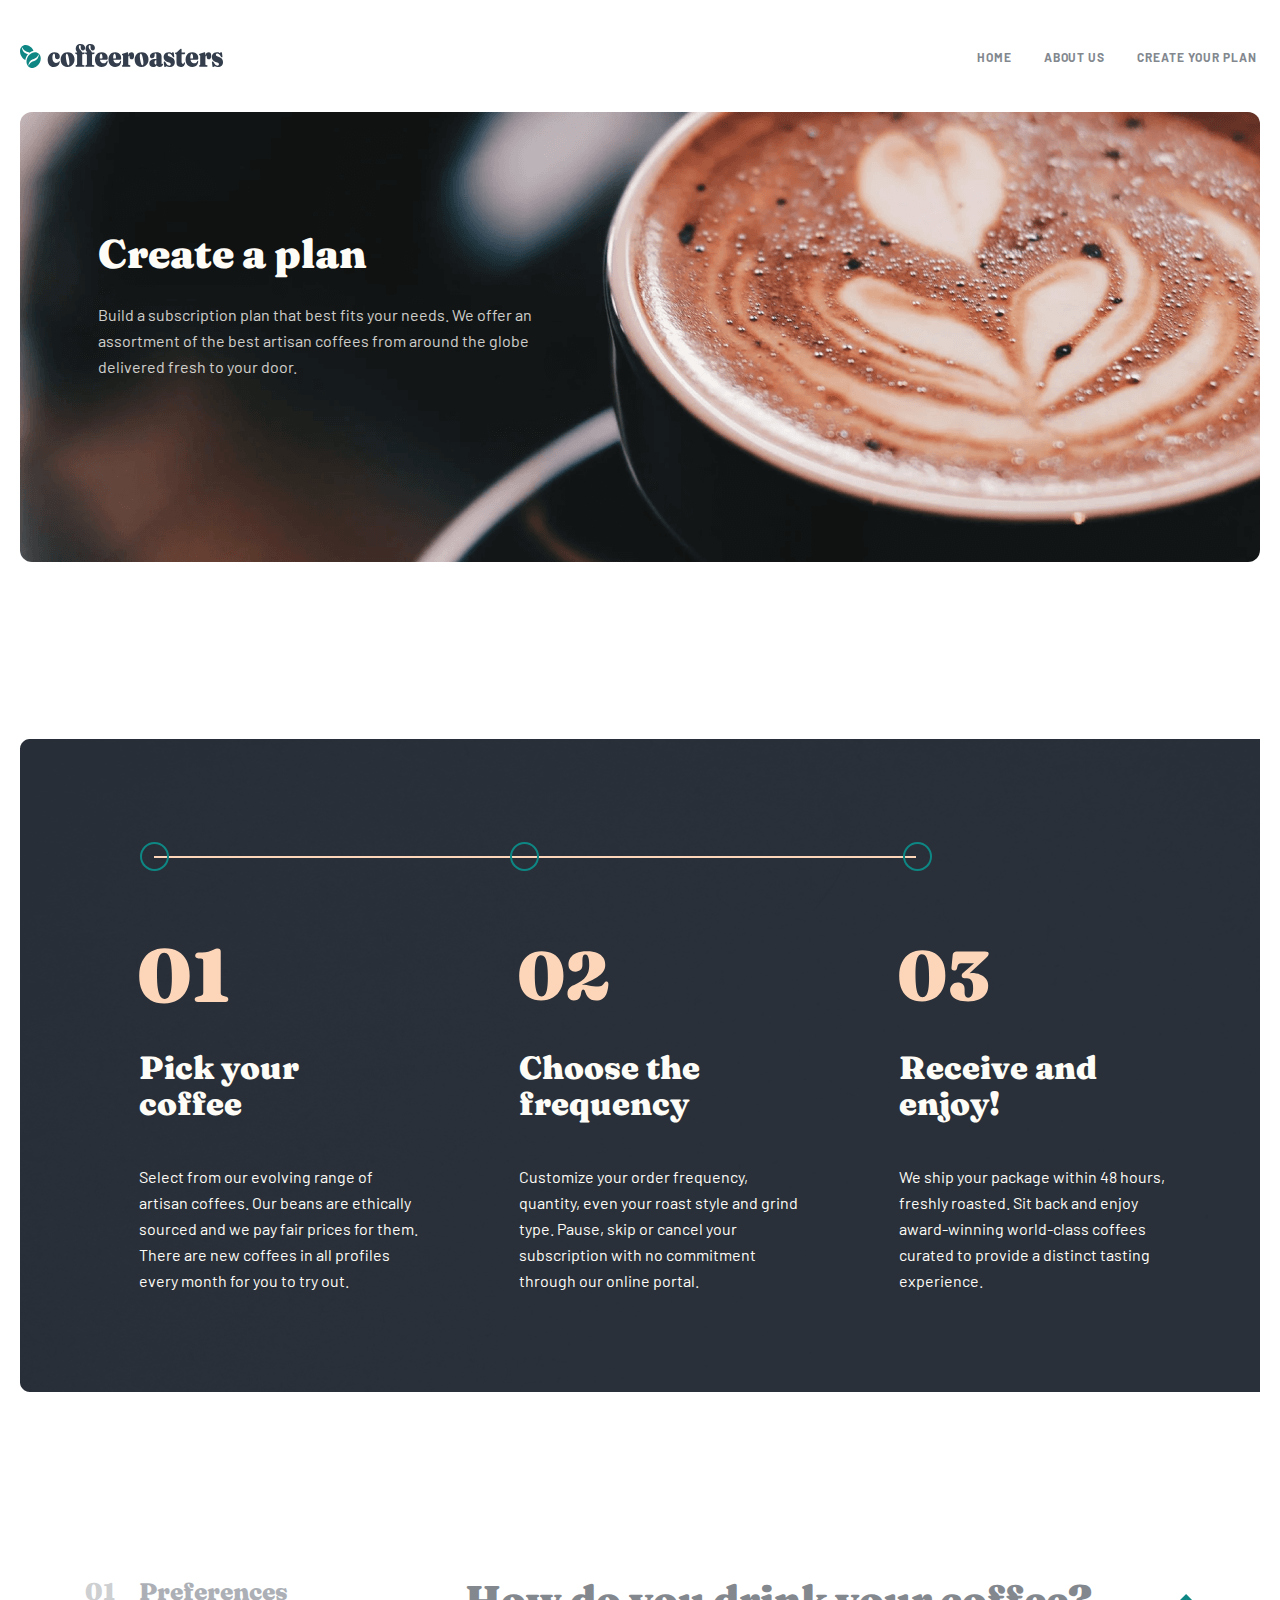
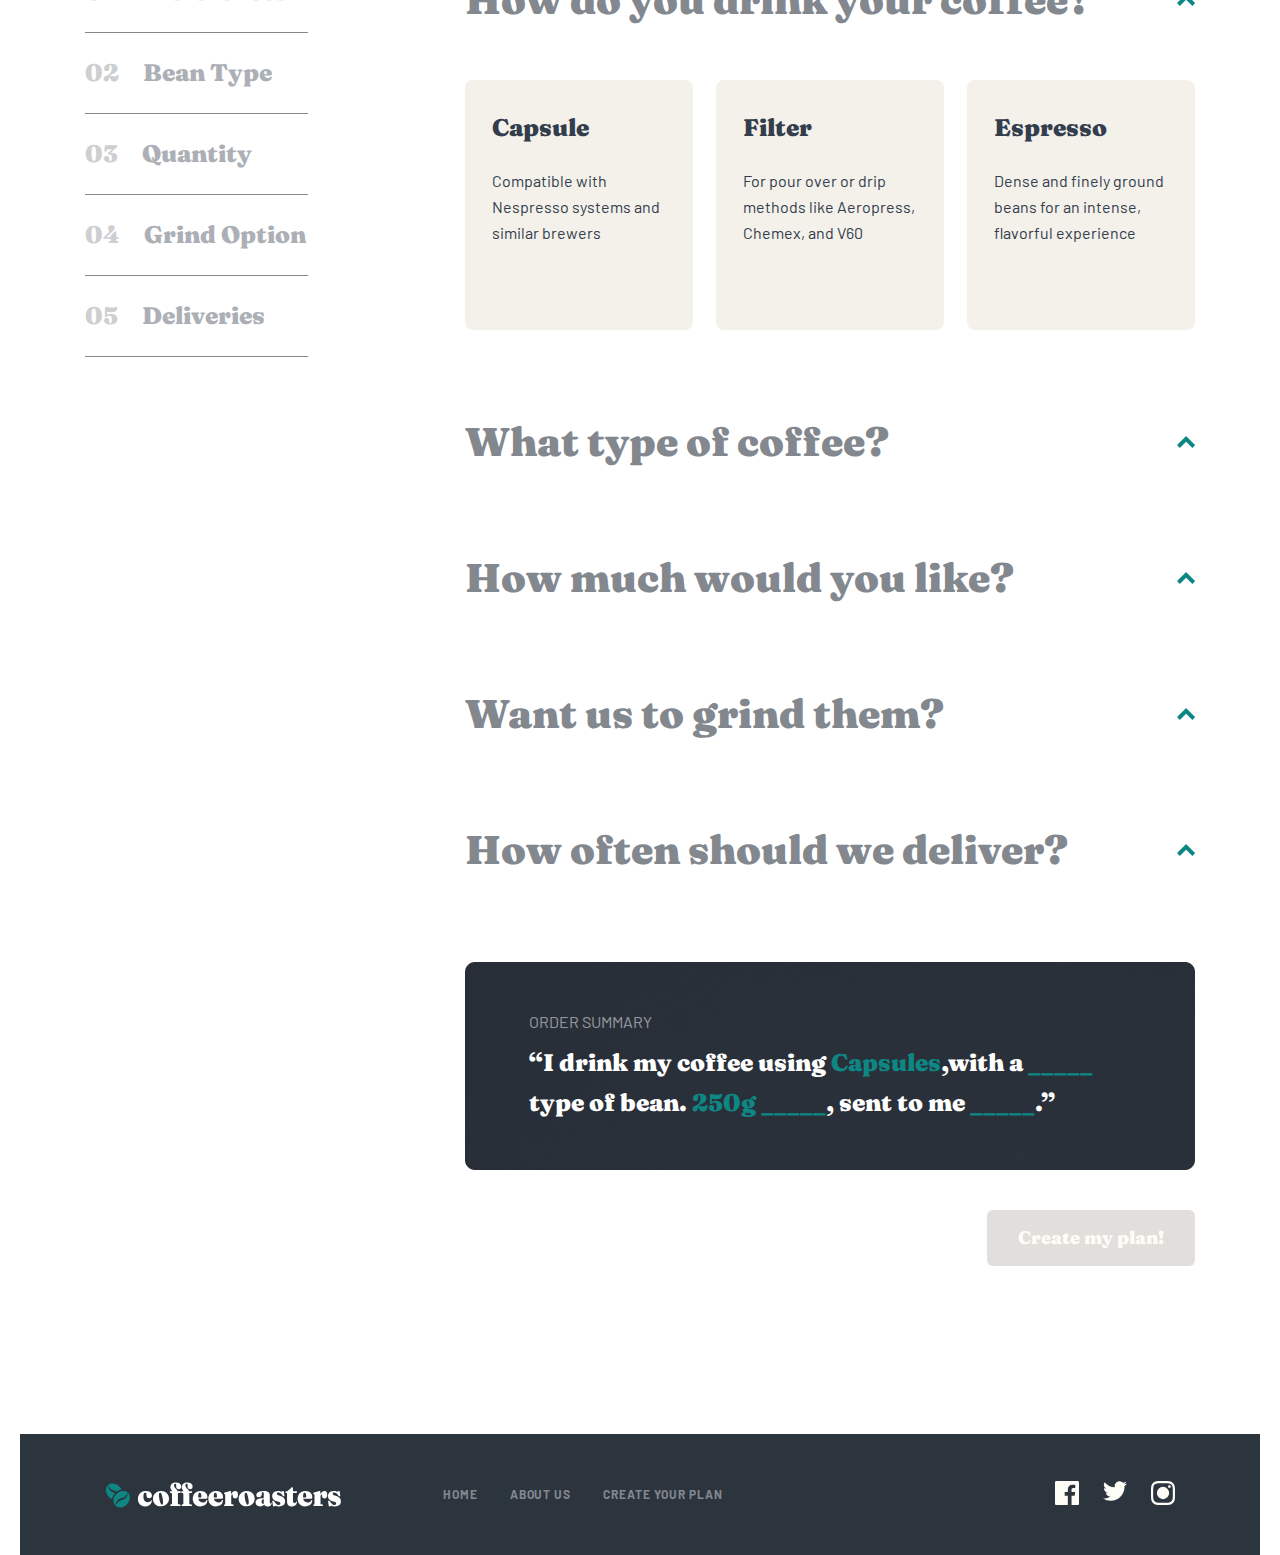
<file: state.html>
<!DOCTYPE html>
<html lang="en">

<head>
    <meta charset="UTF-8">
    <meta http-equiv="X-UA-Compatible" content="IE=edge">
    <meta name="viewport" content="width=device-width, initial-scale=1.0">
    <title>state</title>
    <link rel="stylesheet" href="./css/main.css">
</head>

<body>

    <!-- site header -->
    <header>
        <div class="container">
            <div class="head">
                <a href="./index.html" class="head__link">
                    <img src="./img-optimal/site-logo.svg" alt="site logo" class="head__img">
                </a>
                <nav class="nav head__nav">
                    <ul class="nav__list">
                        <li class="nav__item">
                            <a href="./index.html" class="nav__link" target="_blank">HOME</a>
                        </li>

                        <li class="nav__item">
                            <a href="./about.html" class="nav__link" target="_blank">ABOUT US</a>
                        </li>

                        <li class="nav__item">
                            <a href="./state.html" class="nav__link" target="_blank">Create your plan</a>
                        </li>
                    </ul>
                </nav>
            </div>
        </div>
    </header>
    <!-- site header end -->

    <!-- site main -->
    <main>
        <section>
            <div class="container">
                <div class="basic completed">
                    <div class="basic__content">
                        <h1 class="basic__title completed__title">Create a plan</h1>
                        <p class="basic__text completed__text">
                            Build a subscription plan that best fits your needs. We offer an assortment of the best artisan coffees from around the globe delivered fresh to your door.
                        </p>
                    </div>
                </div>
            </div>
        </section>

        <section>
            <div class="container">
                <div class="works">
                    <div class="work completed__work">
                        <h2 class="visually-hidden">How it works</h2>

                        <div class="work__content">
                            <hr class="work__line">
                            <span class="works__circle-one"></span>
                            <span class="works__circle-two"></span>
                            <span class="works__circle-thre"></span>
                        </div>

                        <ol class="work__list">
                            <li class="work__item">
                                <img src="./img-optimal/01.svg" alt="Pick your coffee" class="work__img">
                                <h3 class="works__subtitle">Pick your coffee</h3>
                                <p class="works__text">
                                    Select from our evolving range of artisan coffees. Our beans are ethically sourced and we pay fair prices for them. There are new coffees in all profiles every month for you to try out.
                                </p>
                            </li>

                            <li class="work__item">
                                <img src="./img-optimal/02.svg" alt="Choose the frequency" class="work__img">
                                <h3 class="works__subtitle">Choose the frequency</h3>
                                <p class="works__text">
                                    Customize your order frequency, quantity, even your roast style and grind type. Pause, skip or cancel your subscription with no commitment through our online portal.
                                </p>
                            </li>

                            <li class="work__item">
                                <img src="./img-optimal/03.svg" alt="Receive and enjoy!" class="work__img">
                                <h3 class="works__subtitle">Receive and enjoy!</h3>
                                <p class="works__text">
                                    We ship your package within 48 hours, freshly roasted. Sit back and enjoy award-winning world-class coffees curated to provide a distinct tasting experience.
                                </p>
                            </li>
                        </ol>
                    </div>
                </div>

            </div>
        </section>

        <section>
            <div class="container">
                <div class="how">
                    <form action="https://echo.htmlacademy.ru/" method="post" autocomplete="off">
                        <ul class="type type__list">
                            <li class="type__item">
                                <a class="type__page-link" href="#">
                                    <p class="type__number">01</p>
                                    <p class="type__text">Preferences</p>
                                </a>
                            </li>

                            <li class="type__item">
                                <a class="type__page-link" href="#">
                                    <p class="type__number">02</p>
                                    <p class="type__text">Bean Type</p>
                                </a>
                            </li>

                            <li class="type__item">
                                <a class="type__page-link" href="#">
                                    <p class="type__number">03</p>
                                    <p class="type__text">Quantity</p>
                                </a>
                            </li>

                            <li class="type__item">
                                <a class="type__page-link" href="#">
                                    <p class="type__number">04</p>
                                    <p class="type__text">Grind Option</p>
                                </a>
                            </li>

                            <li class="type__item">
                                <a class="type__page-link" href="#">
                                    <p class="type__number">05</p>
                                    <p class="type__text">Deliveries</p>
                                </a>
                            </li>
                        </ul>

                        <div class="coffee">
                            <ul class="coffee__list">
                                <li class="coffee__item">
                                    <h2 class="coffee__item-title">How do you drink your coffee?</h2>
                                    <svg class="coffee__item-icon" width="18" height="12" xmlns="http://www.w3.org/2000/svg"><path d="m15.363 11.924 2.828-2.828L9.096 0 0 9.096l2.828 2.828 6.267-6.267 6.268 6.267Z"/></svg>
                                </li>
                                <li class="coffee__item">
                                        
                                    <ul class="coffee__list-type">
                                        <li class="coffee__item-type">
                                            <label>
                                                <input type="radio" name="drink" value="Capsule" class="visually-hidden input__chek">
                                                <div class="wrapper">
                                                    <div class="wrapper__content">
                                                        <h3 class="wrapper__title">Capsule</h3>
                                                        <p class="wrapper__text">Compatible with Nespresso systems and similar brewers</p>
                                                    </div>
                                                </div>
                                            </label>
                                        </li>
                                        <li class="coffee__item-type">
                                            <label>
                                                <input type="radio" name="drink" value="Filter" class="visually-hidden input__chek">
                                                <div class="wrapper">
                                                    <div class="wrapper__content">
                                                        <h3 class="wrapper__title">Filter</h3>
                                                        <p class="wrapper__text">For pour over or drip methods like Aeropress, Chemex, and V60</p>
                                                    </div>
                                                </div>
                                            </label>
                                        </li>
                                        <li class="coffee__item-type">
                                            <label>
                                                <input type="radio" name="drink" value="Espresso" class="visually-hidden input__chek">
                                                <div class="wrapper">
                                                    <div class="wrapper__content">
                                                        <h3 class="wrapper__title">Espresso</h3>
                                                        <p class="wrapper__text">Dense and finely ground beans for an intense, flavorful experience</p>
                                                    </div>
                                                </div>
                                            </label>
                                        </li>
                                    </ul>
                                </li>
                            </ul>

                            <ul class="coffee__list">
                                <li class="coffee__item">
                                    <h2 class="coffee__item-title">What type of coffee?</h2>
                                    <svg class="coffee__item-icon" width="18" height="12" xmlns="http://www.w3.org/2000/svg"><path d="m15.363 11.924 2.828-2.828L9.096 0 0 9.096l2.828 2.828 6.267-6.267 6.268 6.267Z"/></svg>
                                </li>
                            </ul>

                            <ul class="coffee__list">
                                <li class="coffee__item">
                                    <h2 class="coffee__item-title">How much would you like?</h2>
                                    <svg class="coffee__item-icon" width="18" height="12" xmlns="http://www.w3.org/2000/svg"><path d="m15.363 11.924 2.828-2.828L9.096 0 0 9.096l2.828 2.828 6.267-6.267 6.268 6.267Z"/></svg>
                                </li>
                            </ul>

                            <ul class="coffee__list">
                                <li class="coffee__item">
                                    <h2 class="coffee__item-title">Want us to grind them?</h2>
                                    <svg class="coffee__item-icon" width="18" height="12" xmlns="http://www.w3.org/2000/svg"><path d="m15.363 11.924 2.828-2.828L9.096 0 0 9.096l2.828 2.828 6.267-6.267 6.268 6.267Z"/></svg>
                                </li>
                            </ul>

                            <ul class="coffee__list">
                                <li class="coffee__item">
                                    <h2 class="coffee__item-title">How often should we deliver?</h2>
                                    <svg class="coffee__item-icon" width="18" height="12" xmlns="http://www.w3.org/2000/svg"><path d="m15.363 11.924 2.828-2.828L9.096 0 0 9.096l2.828 2.828 6.267-6.267 6.268 6.267Z"/></svg>
                                </li>
                            </ul>

                            <div class="order state">
                                <div class="order__content">
                                    <h2 class="order__title">Order Summary</h2>
                                    <p class="order__text">
                                        “I drink my coffee using
                                        <span class="order__text-blue">Capsules</span>,with a
                                        <span class="order__text-blue">_____</span> type of bean. <span class="order__text-blue">250g</span>
                                        <span class="order__text-blue">_____</span>, sent to me <span class="order__text-blue">_____</span>.”
                                    </p>
                                </div>
                            </div>
                            <button  type="submit" class="hero__link coffee__btn-disabled">Create my plan!</button>
                        </div>
                    </form>
                </div>
            </div>
        </section>
    </main>
    <!-- site main end -->

    <!-- site footer -->
    <footer>
        <div class="container">
            <div class="footer">
                <a href="./index.html" class="footer__link">
                    <img src="./img-optimal/site-logo-footer.svg" alt="site logo" class="footer__img">
                </a>
                <nav class="nav footer__nav">
                    <ul class="footer__list">
                        <li class="footer__item">
                            <a href="./index.html" class="footer__link" target="_blank">HOME</a>
                        </li>

                        <li class="footer__item">
                            <a href="./about.html" class="footer__link" target="_blank">ABOUT US</a>
                        </li>

                        <li class="footer__item">
                            <a href="./state.html" class="footer__link" target="_blank">Create your plan</a>
                        </li>
                    </ul>
                </nav>

                <ul class="network footer__network">
                    <li class="network__item">
                        <a href="https://www.facebook.com/coffeeroasters" class="network__link" target="_blank">
                            <svg class="network__img" width="24" height="24" xmlns="http://www.w3.org/2000/svg"><path d="M22.675 0H1.325C.593 0 0 .593 0 1.325v21.351C0 23.407.593 24 1.325 24H12.82v-9.294H9.692v-3.622h3.128V8.413c0-3.1 1.893-4.788 4.659-4.788 1.325 0 2.463.099 2.795.143v3.24l-1.918.001c-1.504 0-1.795.715-1.795 1.763v2.313h3.587l-.467 3.622h-3.12V24h6.116c.73 0 1.323-.593 1.323-1.325V1.325C24 .593 23.407 0 22.675 0Z"/></svg>
                        </a>
                    </li>

                    <li class="network__item">
                        <a href="#" class="network__link" target="_blank">
                            <svg class="network__img-tiwitter" width="24" height="20" xmlns="http://www.w3.org/2000/svg"><path d="M24 2.557a9.83 9.83 0 0 1-2.828.775A4.932 4.932 0 0 0 23.337.608a9.864 9.864 0 0 1-3.127 1.195A4.916 4.916 0 0 0 16.616.248c-3.179 0-5.515 2.966-4.797 6.045A13.978 13.978 0 0 1 1.671 1.149a4.93 4.93 0 0 0 1.523 6.574 4.903 4.903 0 0 1-2.229-.616c-.054 2.281 1.581 4.415 3.949 4.89a4.935 4.935 0 0 1-2.224.084 4.928 4.928 0 0 0 4.6 3.419A9.9 9.9 0 0 1 0 17.54a13.94 13.94 0 0 0 7.548 2.212c9.142 0 14.307-7.721 13.995-14.646A10.025 10.025 0 0 0 24 2.557Z"/></svg>
                        </a>
                    </li>

                    <li class="network__item">
                        <a href="https://instagram.com/tastycoffeeroasters?utm_medium=copy_link" class="network__link" target="_blank">
                            <svg class="network__img" width="24" height="24" xmlns="http://www.w3.org/2000/svg"><path clip-rule="evenodd" d="M12 0C8.741 0 8.333.014 7.053.072 2.695.272.273 2.69.073 7.052.014 8.333 0 8.741 0 12c0 3.259.014 3.668.072 4.948.2 4.358 2.618 6.78 6.98 6.98C8.333 23.986 8.741 24 12 24c3.259 0 3.668-.014 4.948-.072 4.354-.2 6.782-2.618 6.979-6.98.059-1.28.073-1.689.073-4.948 0-3.259-.014-3.667-.072-4.947-.196-4.354-2.617-6.78-6.979-6.98C15.668.014 15.259 0 12 0Zm0 2.163c3.204 0 3.584.012 4.85.07 3.252.148 4.771 1.691 4.919 4.919.058 1.265.069 1.645.069 4.849 0 3.205-.012 3.584-.069 4.849-.149 3.225-1.664 4.771-4.919 4.919-1.266.058-1.644.07-4.85.07-3.204 0-3.584-.012-4.849-.07-3.26-.149-4.771-1.699-4.919-4.92-.058-1.265-.07-1.644-.07-4.849 0-3.204.013-3.583.07-4.849.149-3.227 1.664-4.771 4.919-4.919 1.266-.057 1.645-.069 4.849-.069ZM5.838 12a6.162 6.162 0 1 1 12.324 0 6.162 6.162 0 0 1-12.324 0ZM12 16a4 4 0 1 1 0-8 4 4 0 0 1 0 8Zm4.965-10.405a1.44 1.44 0 1 1 2.881.001 1.44 1.44 0 0 1-2.881-.001Z"/></svg>
                        </a>
                    </li>
                </ul>
            </div>
        </div>
    </footer>
    <!-- site footer end -->
</body>

</html>
</file>
<file: css/main.css>
@font-face{font-family:'Fraunces';src:url("../fonts/Fraunces-9ptBlack.woff2") format("woff2"),url("../fonts/Fraunces-9ptBlack.woff") format("woff");font-weight:900;font-style:normal;font-display:swap}@font-face{font-family:'Fraunces';src:url("../fonts/Fraunces-9ptBlackItalic.woff2") format("woff2"),url("../fonts/Fraunces-9ptBlackItalic.woff") format("woff");font-weight:900;font-style:italic;font-display:swap}@font-face{font-family:'Barlow';src:url("../fonts/Barlow-Regular.woff2") format("woff2"),url("../fonts/Barlow-Regular.woff") format("woff");font-weight:normal;font-style:normal;font-display:swap}@font-face{font-family:'Barlow';src:url("../fonts/Barlow-Bold.woff2") format("woff2"),url("../fonts/Barlow-Bold.woff") format("woff");font-weight:bold;font-style:normal;font-display:swap}*{-webkit-box-sizing:border-box;box-sizing:border-box}img{vertical-align:middle}body{margin:0;padding:0;font-family:'Barlow', sans-serif;font-style:normal}/*! normalize.css v8.0.1 | MIT License | github.com/necolas/normalize.css */html{line-height:1.15;-webkit-text-size-adjust:100%}body{margin:0}main{display:block}h1{font-size:2em;margin:0.67em 0}hr{-webkit-box-sizing:content-box;box-sizing:content-box;height:0;overflow:visible}pre{font-family:monospace, monospace;font-size:1em}a{background-color:transparent}abbr[title]{border-bottom:none;text-decoration:underline;-webkit-text-decoration:underline dotted;text-decoration:underline dotted}b,strong{font-weight:bolder}code,kbd,samp{font-family:monospace, monospace;font-size:1em}small{font-size:80%}sub,sup{font-size:75%;line-height:0;position:relative;vertical-align:baseline}sub{bottom:-0.25em}sup{top:-0.5em}img{border-style:none}button,input,optgroup,select,textarea{font-family:inherit;font-size:100%;line-height:1.15;margin:0}button,input{overflow:visible}button,select{text-transform:none}button,[type="button"],[type="reset"],[type="submit"]{-webkit-appearance:button}button::-moz-focus-inner,[type="button"]::-moz-focus-inner,[type="reset"]::-moz-focus-inner,[type="submit"]::-moz-focus-inner{border-style:none;padding:0}button:-moz-focusring,[type="button"]:-moz-focusring,[type="reset"]:-moz-focusring,[type="submit"]:-moz-focusring{outline:1px dotted ButtonText}fieldset{padding:0.35em 0.75em 0.625em}legend{-webkit-box-sizing:border-box;box-sizing:border-box;color:inherit;display:table;max-width:100%;padding:0;white-space:normal}progress{vertical-align:baseline}textarea{overflow:auto}[type="checkbox"],[type="radio"]{-webkit-box-sizing:border-box;box-sizing:border-box;padding:0}[type="number"]::-webkit-inner-spin-button,[type="number"]::-webkit-outer-spin-button{height:auto}[type="search"]{-webkit-appearance:textfield;outline-offset:-2px}[type="search"]::-webkit-search-decoration{-webkit-appearance:none}::-webkit-file-upload-button{-webkit-appearance:button;font:inherit}details{display:block}summary{display:list-item}template{display:none}[hidden]{display:none}.visually-hidden{position:absolute;width:1px;height:1px;margin:-1px;padding:0;overflow:hidden;border:0;clip:rect(0 0 0 0)}.container{width:100%;max-width:1320px;margin:0 auto;padding:0 20px}.head{width:100%;max-width:1280px;display:-webkit-box;display:-ms-flexbox;display:flex;-webkit-box-align:center;-ms-flex-align:center;align-items:center;-webkit-box-pack:justify;-ms-flex-pack:justify;justify-content:space-between;padding:44px 0}.head__link{display:block;text-decoration:none}.head__img{width:203px;height:24px}.nav{width:100%;max-width:283px}.nav-hidden{display:-webkit-box;display:-ms-flexbox;display:flex;-webkit-box-orient:vertical;-webkit-box-direction:normal;-ms-flex-direction:column;flex-direction:column;line-height:20px}.nav__list{display:-webkit-box;display:-ms-flexbox;display:flex;padding:0;margin:0;list-style:none}.nav__item:nth-child(2){margin:0 32px}.nav__link{font-weight:bold;font-size:12px;line-height:15px;letter-spacing:0.923077px;text-transform:uppercase;color:#83888F;text-transform:uppercase;text-decoration:none}.nav__link:hover{color:#333D4B}.head__iconDropdown{display:none;width:16px;height:15px;fill:#333D4B}@media only screen and (min-width: 768px) and (max-width: 786px){.head{width:100%;max-width:740px}.head__link{margin-right:10px}.nav{width:100%;max-width:283px;margin-left:auto}}@media only screen and (max-width: 588px){.head__iconDropdown{display:block;-o-object-fit:cover;object-fit:cover}.nav__list{display:none}}@media only screen and (max-width: 375px){.head{width:100%;max-width:327px;padding:32px 0 40px 0}.head__img{width:140px;height:16px}}.basic{width:100%;max-width:1280px;height:450px;background-image:url("../img-optimal/Group7.jpg");background-repeat:no-repeat;background-size:cover;margin-bottom:144px;padding:137px 750px 137px 85px}.completed{margin-bottom:177px;padding:134px 709px 134px 85px;background-image:url("../../img-optimal/Bitmap-3page.png")}.basic__content{width:100%;max-width:445px}.basic__title{font-family:"Fraunces", sans-serif;font-weight:900;font-size:40px;line-height:48px;color:#FEFCF7;margin:0 0 24px 0}.basic__text{font-weight:normal;font-size:16px;line-height:26px;color:#FEFCF7;opacity:0.8;margin:0}@media only screen and (min-width: 770px) and (max-width: 1440px){.basic{padding:118px 433px  118px 78px;background-position:calc(50% + 10px);border-radius:12px}}@media only screen and (min-width: 769px) and (max-width: 1024px){.basic{padding:118px 413px  118px 78px;background-position:calc(50% + 10px);border-radius:12px}}@media only screen and (min-width: 635px) and (max-width: 768px){.basic{width:100%;max-width:740px;padding:118px 233px  118px 68px;background-position:calc(50% + 10px);margin-bottom:144px;border-radius:12px}.basic__content{width:100%;max-width:398px}.basic__title{font-size:32px;line-height:40px}}@media only screen and (min-width: 376px) and (max-width: 634px){.basic{padding:111px 34px 87px 34px;background-position:calc(50% + 10px);margin-bottom:144px;border-radius:12px}.basic__content{width:100%;max-width:320px}}@media only screen and (max-width: 375px){.basic{width:100%;max-width:327px;padding:111px 24px 87px 24px;background-position:calc(50% + 10px);margin-bottom:120px;border-radius:12px}.basic__content{width:100%;max-width:279px;text-align:center}.basic__title{font-size:28px;line-height:28px;margin-bottom:24px}.basic__text{font-size:15px;line-height:25px}}.hero{width:100%;max-width:1320px;background-image:url("../../img-optimal/hero-img.jpg");background-repeat:no-repeat;padding:117px 0 117px 86px;border-radius:10px;display:-webkit-box;display:-ms-flexbox;display:flex;-webkit-box-align:center;-ms-flex-align:center;align-items:center;margin-bottom:149px}.hero__content{width:100%;max-width:493px}.hero__title{font-family:'Fraunces', serif;font-weight:900;font-size:72px;line-height:72px;color:#FEFCF7;margin:0;margin-bottom:32px}.hero__text{width:445px;font-weight:normal;font-size:16px;line-height:26px;color:#FEFCF7;opacity:0.8;margin:0;margin-bottom:56px}.hero__link{display:block;text-decoration:none;font-family:'Fraunces', serif;font-weight:900;font-size:18px;line-height:25px;border:none;border-radius:6px;background-color:#0E8784;color:#FEFCF7;padding:15px 31px 16px;-webkit-transition:all 0.2s ease-in-out;transition:all 0.2s ease-in-out}.hero__link:hover{background-color:#66D2CF;-webkit-transition:all 0.2s ease-in-out;transition:all 0.2s ease-in-out}@media only screen and (max-width: 786px){.hero{width:100%;max-width:689px;margin-bottom:144px;background-position:calc(50% - 80px) calc(50% + 0px);background-size:cover;padding:104px 233px 104px 58px}.hero__content{width:398px}.hero__title-block{width:329px;margin-bottom:24px}.hero__title{font-size:48px;line-height:48px;margin-bottom:0}.hero__text-block{width:398px;margin-bottom:56px}.hero__text{font-size:15px;line-height:25px}}@media only screen and (max-width: 689px){.hero{background-position:calc(50% - 50px) calc(50% + 0px)}}@media only screen and (max-width: 617px){.hero{padding-left:40px}.hero__content{width:100%}}@media only screen and (max-width: 588px){.hero{background-position:calc(50% - 100px) calc(50% + 0px)}}@media only screen and (max-width: 375px){.hero{width:100%;max-width:327px;padding:100px 24px 99px 24px;background-position:calc(50% - 80px)}.hero__title-block{width:279px;margin-bottom:0}.hero__title{font-size:40px;line-height:40px;margin-bottom:24px}.hero__text{width:100%;max-width:279px;margin-bottom:0}}.how{width:1110px;margin:0 auto}form{display:-webkit-box;display:-ms-flexbox;display:flex}.type__list{width:255px;margin:0;padding:0;list-style:none}.type__item{width:223px;display:-webkit-box;display:-ms-flexbox;display:flex;border-bottom:1px solid #83888F}.type__item+.type__item{margin-top:24px}.type__page-link{display:-webkit-box;display:-ms-flexbox;display:flex;text-decoration:none}.type__number{margin:0;margin-right:23.5px;font-family:'Fraunces', serif;font-weight:900;font-size:24px;line-height:32px;color:#83888F;opacity:0.4;-webkit-transition:0.2s all ease-in-out;transition:0.2s all ease-in-out}.type__number:hover{color:#0E8784;opacity:1;-webkit-transition:0.2s all ease-in-out;transition:0.2s all ease-in-out}.type__text{margin:0;margin-bottom:24px;font-family:'Fraunces', serif;font-weight:900;font-size:24px;line-height:32px;color:#333D4B;opacity:0.4;-webkit-transition:0.2s all ease-in-out;transition:0.2s all ease-in-out}.type__text:hover{color:#333D4B;opacity:1;-webkit-transition:0.2s all ease-in-out;transition:0.2s all ease-in-out}.coffee{width:730px;margin-left:auto;margin-bottom:168px}.coffee__list{margin:0 0 88px 0;padding:0;list-style:none}.coffee__item{display:-webkit-box;display:-ms-flexbox;display:flex;-webkit-box-align:center;-ms-flex-align:center;align-items:center}.coffee__item+.coffee__item{margin-top:56px}.coffee__item-title{margin:0;font-family:'Fraunces', serif;font-weight:900;font-size:40px;line-height:48px;color:#83888F}.coffee__item-icon{width:18px;height:12px;margin-left:auto;fill:#0E8784}.coffee__item-icon:hover{fill:#66D2CF}.coffee__list-type{display:-webkit-box;display:-ms-flexbox;display:flex;margin:0;padding:0;list-style:none}.coffee__item-type{width:228px;background-color:#F4F1EB;border-radius:8px;-webkit-transition:0.3s all ease-in-out;transition:0.3s all ease-in-out}.coffee__item-type:hover{background-color:#FDD6BA;-webkit-transition:0.3s all ease-in-out;transition:0.3s all ease-in-out}.coffee__item-type:nth-child(2){margin:0 23px}.input__chek:checked ~ .wrapper{background-color:#0E8784}.wrapper{width:100%;border-radius:8px;padding:32px 27px 84px 27px}.wrapper__content{width:175px}.wrapper__title{margin:0 0 24px 0;font-family:'Fraunces', serif;font-weight:900;font-size:24px;line-height:32px;color:#333D4B}.input__chek:checked ~ .wrapper .wrapper__content .wrapper__title{color:#fff}.wrapper__text{margin:0;font-weight:normal;font-size:16px;line-height:26px;color:#333D4B}.input__chek:checked ~ .wrapper .wrapper__content .wrapper__text{color:#FEFCF7}.order{width:730px;background-image:url("../../img-optimal/Bg-botton.png");background-repeat:no-repeat;padding:21px 62px 33px 66px;margin-bottom:40px}.state{padding:47px 64px 47px 64px}.order__content{width:602px;margin:0 auto}.order__title{margin:0 0 8px 0;font-weight:normal;font-size:16px;line-height:26px;text-transform:uppercase;color:#FFFFFF;opacity:0.5}.order__text{margin:0;font-family:'Fraunces', serif;font-weight:900;font-size:24px;line-height:40px;color:#FFFFFF}.order__text-blue{color:#0E8784}.coffee__btn{margin-left:auto}.coffee__btn-disabled{margin-left:auto;background-color:#E2DEDB}.our{position:relative;margin-bottom:400px}.our__box{width:100%;max-width:1111px;height:196px;margin:0 auto;padding-top:126px;background:-webkit-gradient(linear, left top, left bottom, from(rgba(254,252,247,0.0001)), to(#FEFCF7)),url("../img-optimal/our-collection.png");background:linear-gradient(180deg, rgba(254,252,247,0.0001) 0%, #FEFCF7 100%),url("../img-optimal/our-collection.png");background-repeat:no-repeat;opacity:0.5}.our__list{position:absolute;display:-webkit-box;display:-ms-flexbox;display:flex;list-style:none;padding:0;margin:0 auto;top:65px;right:95px}.our__item{width:255px;margin-right:30px}.our__item:nth-child(4){margin-right:0}.our__img{width:255px;height:193px;margin-bottom:71px}.our__title{font-family:'Fraunces', serif;font-style:normal;font-weight:900;font-size:24px;line-height:32px;text-align:center;color:#333D4B;margin:0;margin-bottom:24px}.our__text{width:255px;font-weight:normal;font-size:16px;line-height:26px;text-align:center;color:#333D4B;margin:0;margin-bottom:200px}@media only screen and (max-width: 768px){.our{width:689px}.our__box{width:100%;max-width:668px;height:118px;background-position:center}.our__list{-webkit-box-align:center;-ms-flex-align:center;align-items:center;-webkit-box-orient:vertical;-webkit-box-direction:normal;-ms-flex-direction:column;flex-direction:column;margin-top:20px}.our__item{width:100%;max-width:573px;display:-webkit-box;display:-ms-flexbox;display:flex;margin-bottom:48px;-webkit-box-pack:center;-ms-flex-pack:center;justify-content:center}.our__img{margin-bottom:0;margin-right:36px}.our__content{width:100%;max-width:282px}.our__title{margin-bottom:16px}.our__text{margin-bottom:89px}}@media only screen and (max-width: 375px){.our{display:-webkit-box;display:-ms-flexbox;display:flex;width:100%;max-width:375px;margin:0}.our__box{width:100%;max-width:375px;height:72px;background-position:center;background-position:calc(50% + 0px);margin-bottom:13px}.our__item{width:100%;max-width:375px;display:-webkit-box;display:-ms-flexbox;display:flex;margin:0;margin-bottom:32px;-webkit-box-align:center;-ms-flex-align:center;align-items:center;-webkit-box-orient:vertical;-webkit-box-direction:normal;-ms-flex-direction:column;flex-direction:column;-webkit-box-pack:center;-ms-flex-pack:center;justify-content:center}.our__img{width:200px;height:151px;margin-bottom:24px;margin-right:36px}.our__content{width:100%;max-width:282px;margin-left:46px}}.task{width:100%;max-width:1110px;display:-webkit-box;display:-ms-flexbox;display:flex;-webkit-box-pack:justify;-ms-flex-pack:justify;justify-content:space-between;-webkit-box-align:center;-ms-flex-align:center;align-items:center;margin:0 auto;margin-bottom:256px}.task__img{width:445px;height:520px;margin-right:90px}.task__content{width:540px}.task__title{margin:0 0 32px 0;font-family:"Fraunces", sans-serif;font-weight:900;font-size:40px;line-height:48px;color:#333D4B}.task__text{margin:0;font-weight:normal;font-size:16px;line-height:26px;color:#333D4B;opacity:0.8}@media only screen and (max-width: 1024px){.task{width:100%;max-width:883px;display:-webkit-box;display:-ms-flexbox;display:flex;-ms-flex-pack:distribute;justify-content:space-around;margin-right:0;margin-left:0}.task__img{width:100%;max-width:360px;height:471px;margin-right:80px;-o-object-fit:cover;object-fit:cover;border-radius:8px}.task__content{width:100%;max-width:400px;text-align:justify}.task__content{width:100%;max-width:339px;text-align:justify}.task__content-box{width:100%;max-width:550px;margin:0 auto}.task__title{font-size:32px;line-height:48px;margin-bottom:30px}.task__text{font-size:15px;line-height:25px}}@media only screen and (max-width: 768px){.task{width:100%;max-width:683px;-webkit-box-align:start;-ms-flex-align:start;align-items:flex-start}.task__img{width:281px;height:471px;margin-right:69px;-o-object-fit:cover;object-fit:cover;border-radius:8px}.task__content{width:100%;max-width:339px;text-align:justify}.task__content-box{width:100%;max-width:550px;margin:0 auto}.task__title{font-size:32px;line-height:48px;margin-bottom:30px}.task__text{font-size:15px;line-height:25px}}@media only screen and (max-width: 695px){.task{width:100%;max-width:683px;-webkit-box-orient:vertical;-webkit-box-direction:normal;-ms-flex-direction:column;flex-direction:column;margin-right:0;margin-left:0}.task__img{width:100%;max-width:656px;height:591px;margin-bottom:35px;-o-object-fit:contain;object-fit:contain;border-radius:8px}.task__content{width:100%;max-width:656px;text-align:justify}.task__content-box{width:100%;max-width:550px;margin:0 auto}.task__title{text-align:center;font-size:32px;line-height:48px;margin-bottom:30px}.task__text{font-size:15px;line-height:25px}}@media only screen and (max-width: 530px){.task{width:100%;max-width:683px;-webkit-box-orient:vertical;-webkit-box-direction:normal;-ms-flex-direction:column;flex-direction:column;margin-right:0;margin-left:0}.task__img{width:100%;max-width:488px;height:480px;margin-bottom:45px;-o-object-fit:cover;object-fit:cover;border-radius:8px}.task__content{width:100%;max-width:656px;text-align:justify}.task__content-box{width:100%;max-width:550px;margin:0 auto}.task__title{text-align:center;font-size:32px;line-height:48px;margin-bottom:30px}.task__text{font-size:15px;line-height:25px}}@media only screen and (max-width: 375px){.task{width:100%;max-width:327px;-webkit-box-orient:vertical;-webkit-box-direction:normal;-ms-flex-direction:column;flex-direction:column;margin-right:0;margin-left:0}.task__img{width:100%;max-width:327px;height:400px;-o-object-fit:cover;object-fit:cover;margin-bottom:48px}.task__content{width:100%;max-width:339px;text-align:center}.task__title{font-size:32px;line-height:48px;margin-bottom:30px}.task__content{font-size:15px;line-height:25px}}.services{position:relative;width:1280px;height:577px;background-color:#293039;padding-top:100px;border-radius:10px}.services__content{width:540px;margin:0 auto}.services__title{font-family:'Fraunces', serif;font-style:normal;font-weight:900;font-size:40px;text-align:center;color:#FEFCF7;margin:0 0 32px 0}.services__text{font-family:'Barlow', sans-serif;font-weight:normal;font-size:16px;line-height:26px;margin:0 auto;text-align:center;color:#FEFCF7;opacity:0.8}.services__list{width:1110px;position:absolute;display:-webkit-box;display:-ms-flexbox;display:flex;-webkit-box-pack:justify;-ms-flex-pack:justify;justify-content:space-between;margin:0;padding:0;left:85px;top:335px;list-style:none}.services__item{width:350px;background-color:#0E8784;border-radius:8px;text-align:center;margin-bottom:200px}.services__link{display:block;padding-top:72px;padding-bottom:42px;text-decoration:none}.services__img{width:72px;height:72px;-o-object-fit:contain;object-fit:contain;margin-bottom:56px}.services__block{width:255px;margin:0 auto}.content__title{font-family:'Fraunces', serif;font-weight:900;font-size:24px;line-height:32px;text-align:center;margin:0 0 24px 0;color:#FEFCF7}.content__text{font-weight:normal;font-size:16px;line-height:26px;text-align:center;color:#FEFCF7;margin:0}.works{width:100%;background-image:url("../../img-optimal/bg__img.png");background-repeat:no-repeat;margin:0 auto 159px;padding:117px 150px 107px 119px}.work{width:1045px;margin:300px auto 306px}.completed__work{margin:0}.work__title{font-family:'Fraunces', serif;font-style:normal;font-weight:900;font-size:24px;line-height:32px;margin:0 0 80px 0;color:#83888F}.work__content{position:relative}.work__line{width:760px;border:1px solid #FDD6BA;margin:0 0 82px 15px}.works__line{width:760px;border:1px solid #FDD6BA;margin:0;margin-bottom:82px}.work__circle-one{position:absolute;top:-14.5px;left:-14.5px;width:29px;height:29px;background-color:#FEFCF7;border:2px solid #0E8784;border-radius:50%}.work__circle-two{position:absolute;top:-14.5px;left:365.5px;width:29px;height:29px;background-color:#FEFCF7;border:2px solid #0E8784;border-radius:50%}.work__circle-three{position:absolute;top:-14.5px;right:256px;width:29px;height:29px;background-color:#FEFCF7;border:2px solid #0E8784;border-radius:50%}.works__circle-one{position:absolute;top:-14.5px;left:1px;width:29px;height:29px;border:2px solid #0E8784;border-radius:50%}.works__circle-two{position:absolute;top:-14.5px;left:370.5px;width:29px;height:29px;border:2px solid #0E8784;border-radius:50%}.works__circle-thre{position:absolute;top:-14.5px;right:252px;width:29px;height:29px;border:2px solid #0E8784;border-radius:50%}.work__list{display:-webkit-box;display:-ms-flexbox;display:flex;list-style:none;padding:0}.work__item{width:285px}.work__item:nth-child(2){margin:0 95px}.work__img{width:90px;height:72px;-o-object-fit:contain;object-fit:contain;margin-bottom:38px}.work__subtitle{width:255px;font-family:'Fraunces', serif;font-style:normal;font-weight:900;font-size:32px;line-height:36px;color:#333D4B;margin:0 0 42px 0}.works__subtitle{width:255px;font-family:'Fraunces', serif;font-style:normal;font-weight:900;font-size:32px;line-height:36px;color:#FEFCF7;margin:0 0 42px 0}.work__text{font-weight:normal;font-size:16px;line-height:26px;color:#333D4B;margin:0}.works__text{font-weight:normal;font-size:16px;line-height:26px;color:#FEFCF7;margin:0}.work__btn{position:absolute;top:500px;width:217px;text-decoration:none;font-family:'Fraunces', serif;font-weight:900;font-size:18px;line-height:25px;border-radius:6px;border:none;background-color:#0E8784;color:#FEFCF7;padding:15px 29px 16px;-webkit-transition:all 0.2s ease-in-out;transition:all 0.2s ease-in-out}.work__btn:hover{background-color:#66D2CF;-webkit-transition:all 0.2s ease-in-out;transition:all 0.2s ease-in-out}.quality{width:100%;max-width:1280px;position:relative;background-color:#2C343E;display:-webkit-box;display:-ms-flexbox;display:flex;-webkit-box-pack:justify;-ms-flex-pack:justify;justify-content:space-between;border-radius:10px;margin-bottom:168px;padding:88px 125px 176px 85px}.quality__content{width:100%;max-width:540px}.quality__title{margin:0 0 32px 0;font-family:"Fraunces", sans-serif;font-weight:900;font-size:40px;line-height:48px;color:#FEFCF7}.quality__text{margin:0;font-weight:normal;font-size:16px;line-height:26px;color:#FEFCF7;opacity:0.8}.quality__img{width:100%;max-width:445px;max-height:474px;position:absolute;top:-88px;right:85px;border-radius:10px}@media only screen and (min-width: 769px) and (max-width: 1200px){.quality{width:100%;max-width:1280px;display:-webkit-box;display:-ms-flexbox;display:flex;-webkit-box-orient:vertical;-webkit-box-direction:normal;-ms-flex-direction:column;flex-direction:column;-webkit-box-pack:justify;-ms-flex-pack:justify;justify-content:space-between;-webkit-box-pack:start;-ms-flex-pack:start;justify-content:flex-start;-webkit-box-align:center;-ms-flex-align:center;align-items:center;padding:88px 125px 176px 85px}.quality__img{width:100%;max-width:445px;max-height:404px;border-radius:10px}.quality__content{width:100%;max-width:540px}}@media only screen and (max-width: 768px){.quality{padding:224px 74px 67px 74px;position:relative}.quality__img{display:none}.imgs{width:100%;max-width:573px;height:320px;position:absolute;top:-160px;background-image:url("../../img-optimal/tablet-Bitmap-coffe.jpg");background-position:center center;background-repeat:no-repeat;border-radius:8px}.quality__content{width:100%;max-width:540px;text-align:center}}@media only screen and (max-width: 720px){.quality__img{display:none}.imgs{width:553px;height:300px;position:absolute;top:-150px;right:50px;border-radius:8px;background-image:url("../../img-optimal/tablet-Bitmap-coffe.jpg");background-position:center center;background-repeat:no-repeat}}@media only screen and (max-width: 670px){.quality__img{display:none}.imgs{width:533px;height:290px;position:absolute;top:-140px;left:30px;border-radius:8px;background-image:url("../../img-optimal/tablet-Bitmap-coffe.jpg");background-position:center center;background-repeat:no-repeat}}@media only screen and (max-width: 620px){.quality__img{overflow:hidden;display:none}.imgs{width:500px;height:285px;position:absolute;top:-130px;left:30px;border-radius:8px;background-image:url("../../img-optimal/tablet-Bitmap-coffe.jpg");background-position:center center;background-repeat:no-repeat}}@media only screen and (max-width: 585px){.quality__img{display:none}.imgs{width:460px;height:280px;position:absolute;top:-120px;left:30px;border-radius:8px;background-image:url("../../img-optimal/tablet-Bitmap-coffe.jpg");background-position:center center;background-repeat:no-repeat}}@media only screen and (max-width: 540px){.quality__img{display:none}.imgs{width:100%;max-width:420px;height:260px;position:absolute;top:-110px;right:50px;border-radius:8px;background-image:url("../../img-optimal/tablet-Bitmap-coffe.jpg");background-repeat:no-repeat;background-position:center center;margin-bottom:50px}}@media only screen and (max-width: 510px){.quality{padding:200px 54px 67px 54px;position:relative}.quality__img{display:none}.imgs{width:100%;max-width:410px;height:225px;position:absolute;top:-100px;left:30px;border-radius:8px;background-image:url("../../img-optimal/tablet-Bitmap-coffe.jpg");background-repeat:no-repeat;background-position:center center;margin-bottom:50px}.quality__content{text-align:center;width:100%;max-width:339px;text-align:center;margin:0 auto}.quality__title{font-size:30px;line-height:30px;margin-bottom:24px}}@media only screen and (max-width: 490px){.quality{width:100%;max-width:450px;padding:200px 44px 67px 44px;position:relative}.quality__img{display:none}.imgs{width:100%;max-width:340px;height:225px;position:absolute;top:-100px;right:20px;border-radius:8px;background-image:url("../../img-optimal/tablet-Bitmap-coffe.jpg");background-repeat:no-repeat;background-position:center center;margin-bottom:50px}.quality__content{width:100%;max-width:350px;text-align:center}.quality__title{font-size:30px;line-height:30px;margin-bottom:24px}}@media only screen and (max-width: 465px){.quality{width:100%;max-width:450px;padding:200px 34px 67px 34px;position:relative}.quality{padding:200px 20px 67px 20px;position:relative}.quality__img{display:none}.imgs{width:100%;max-width:360px;height:225px;position:absolute;top:-100px;right:20px;border-radius:8px;background-image:url("../../img-optimal/tablet-Bitmap-coffe.jpg");background-repeat:no-repeat;background-position:center center;margin-bottom:50px}.quality__content{width:100%;max-width:200px;text-align:center}.quality__title{font-size:28px;line-height:28px;margin-bottom:24px}}@media only screen and (max-width: 445px){.quality{width:100%;max-width:450px;padding:200px 24px 67px 24px;position:relative}.quality__img{display:none}.imgs{width:100%;max-width:340px;height:225px;position:absolute;top:-100px;right:20px;border-radius:8px;background-image:url("../../img-optimal/tablet-Bitmap-coffe.jpg");background-repeat:no-repeat;background-position:center center;margin-bottom:50px}.quality__title{font-size:28px;line-height:28px;margin-bottom:24px}}@media only screen and (max-width: 425px){.quality{width:100%;max-width:427px;padding:142px 24px 61px 24px}.quality__img{display:none}.imgs{width:100%;max-width:320px;height:225px;position:absolute;top:-100px;right:20px;border-radius:8px;background-image:url("../../img-optimal/tablet-Bitmap-coffe.jpg");background-repeat:no-repeat;background-position:center center}.quality__content{margin-top:50px}.quality__title{font-size:28px;line-height:28px;margin-bottom:24px}}@media only screen and (max-width: 405px){.quality{width:100%;max-width:327px;padding:142px 24px 61px 24px}.quality__img{display:none}.imgs{width:100%;max-width:267px;height:225px;position:absolute;top:-100px;right:20px;border-radius:8px;background-image:url("../../img-optimal/tablet-Bitmap-coffe.jpg");background-repeat:no-repeat;background-position:center center;margin-bottom:50px}}@media only screen and (max-width: 385px){.quality{width:100%;max-width:327px;padding:142px 24px 61px 24px}.quality__img{display:none}.imgs{width:100%;max-width:280px;height:225px;position:absolute;top:-100px;right:20px;border-radius:8px;background-image:url("../../img-optimal/tablet-Bitmap-coffe.jpg");background-repeat:no-repeat;background-position:center center;margin-bottom:50px}}@media only screen and (max-width: 375px){.quality{width:100%;max-width:327px;padding:142px 24px 61px 24px}.quality__content{width:100%;max-width:279px;text-align:center;margin-top:0}.quality__title{font-size:28px;line-height:28px;margin-bottom:24px}.quality__text{font-size:15px;line-height:25px}.quality__img{display:none}.imgs{position:absolute;top:-78px;width:100%;max-width:279px;height:156px;background-image:url("../../img-optimal/mobil-Bitmap-coffe.jpg");background-repeat:no-repeat}}@media only screen and (max-width: 360px){.imgs{position:absolute;top:-78px;right:20px;left:15px;width:100%;max-width:279px;height:156px;border-radius:8px;background-image:url("../../img-optimal/mobil-Bitmap-coffe.jpg");background-repeat:no-repeat}.quality__content{width:100%;max-width:279px;text-align:center}.quality__title{width:100%;max-width:279px;font-size:24px;line-height:24px;margin-bottom:24px}.quality__text{font-size:15px;line-height:25px}}@media only screen and (max-width: 340px){.imgs{width:100%;max-width:249px;height:156px;position:absolute;top:-78px;right:18px;left:20px;border-radius:8px;-o-object-fit:contain;object-fit:contain;background-image:url("../../img-optimal/mobil-Bitmap-coffe.jpg");background-repeat:no-repeat}}.address{width:1045px;margin:0 auto 168px}.address__title{font-family:"Fraunces", sans-serif;font-weight:900;font-size:24px;line-height:32px;color:#83888F;margin:0 0 72px 0}.address__list{display:-webkit-box;display:-ms-flexbox;display:flex;padding:0;list-style:none}.address__item{width:285px}.address__item:nth-child(2){margin:0 95px}.address__img-unitedKingdom,.address__img-canada,.address__img-australia{margin-bottom:45px}.address__img-unitedKingdom{width:35px;height:49px}.address__img-canada{width:45px;height:46px}.address__img-australia{width:49px;height:37px}.address__item-title{font-family:"Fraunces", sans-serif;font-weight:900;font-size:32px;line-height:36px;color:#333D4B;margin:0 0 24px 0}.location{padding:0;list-style:none}.location__item{font-weight:normal;font-size:16px;line-height:26px;font-style:normal;margin:0;color:#333D4B}.location__tel{text-decoration:none;color:#333D4B;font-style:normal;font-weight:normal;font-size:16px;line-height:26px}.footer{display:-webkit-box;display:-ms-flexbox;display:flex;-webkit-box-align:center;-ms-flex-align:center;align-items:center;padding:47px 85px;background-color:#2C343E}.footer__img{width:236px;height:26px;margin-right:102px}.footer__list{display:-webkit-box;display:-ms-flexbox;display:flex;padding:0;margin:0;list-style:none}.footer__item:nth-child(2){margin:0 32px}.footer__link{display:block;margin:0;font-weight:bold;font-size:12px;line-height:15px;letter-spacing:0.923077px;text-transform:uppercase;color:#83888F;text-transform:uppercase;text-decoration:none}.footer__link:hover{color:#FEFCF7}.network{width:120px;display:-webkit-box;display:-ms-flexbox;display:flex;padding:0;list-style:none;margin:0;margin-left:auto}.network__item:nth-child(2){margin:0 24px}.network__img{width:24px;height:24px;fill:#FEFCF7}.network__img:hover{width:24px;height:24px;fill:#FDD6BA}.network__img-tiwitter{width:24px;height:19.5px;fill:#FEFCF7}.network__img-tiwitter:hover{width:24px;height:24px;fill:#FDD6BA}
/*# sourceMappingURL=main.css.map */
</file>
<file: css/main.min.css>
@font-face{font-family:"Fraunces";src:url("../fonts/Fraunces-9ptBlack.woff2") format("woff2"),url("../fonts/Fraunces-9ptBlack.woff") format("woff");font-weight:900;font-style:normal;font-display:swap}@font-face{font-family:"Fraunces";src:url("../fonts/Fraunces-9ptBlackItalic.woff2") format("woff2"),url("../fonts/Fraunces-9ptBlackItalic.woff") format("woff");font-weight:900;font-style:italic;font-display:swap}@font-face{font-family:"Barlow";src:url("../fonts/Barlow-Regular.woff2") format("woff2"),url("../fonts/Barlow-Regular.woff") format("woff");font-weight:normal;font-style:normal;font-display:swap}@font-face{font-family:"Barlow";src:url("../fonts/Barlow-Bold.woff2") format("woff2"),url("../fonts/Barlow-Bold.woff") format("woff");font-weight:bold;font-style:normal;font-display:swap}*{box-sizing:border-box}img{vertical-align:middle}body{margin:0;padding:0;font-family:"Barlow",sans-serif;font-style:normal}/*! normalize.css v8.0.1 | MIT License | github.com/necolas/normalize.css */html{line-height:1.15;-webkit-text-size-adjust:100%}body{margin:0}main{display:block}h1{font-size:2em;margin:.67em 0}hr{box-sizing:content-box;height:0;overflow:visible}pre{font-family:monospace,monospace;font-size:1em}a{background-color:transparent}abbr[title]{border-bottom:none;text-decoration:underline;-webkit-text-decoration:underline dotted;text-decoration:underline dotted}b,strong{font-weight:bolder}code,kbd,samp{font-family:monospace,monospace;font-size:1em}small{font-size:80%}sub,sup{font-size:75%;line-height:0;position:relative;vertical-align:baseline}sub{bottom:-0.25em}sup{top:-0.5em}img{border-style:none}button,input,optgroup,select,textarea{font-family:inherit;font-size:100%;line-height:1.15;margin:0}button,input{overflow:visible}button,select{text-transform:none}button,[type=button],[type=reset],[type=submit]{-webkit-appearance:button}button::-moz-focus-inner,[type=button]::-moz-focus-inner,[type=reset]::-moz-focus-inner,[type=submit]::-moz-focus-inner{border-style:none;padding:0}button:-moz-focusring,[type=button]:-moz-focusring,[type=reset]:-moz-focusring,[type=submit]:-moz-focusring{outline:1px dotted ButtonText}fieldset{padding:.35em .75em .625em}legend{box-sizing:border-box;color:inherit;display:table;max-width:100%;padding:0;white-space:normal}progress{vertical-align:baseline}textarea{overflow:auto}[type=checkbox],[type=radio]{box-sizing:border-box;padding:0}[type=number]::-webkit-inner-spin-button,[type=number]::-webkit-outer-spin-button{height:auto}[type=search]{-webkit-appearance:textfield;outline-offset:-2px}[type=search]::-webkit-search-decoration{-webkit-appearance:none}::-webkit-file-upload-button{-webkit-appearance:button;font:inherit}details{display:block}summary{display:list-item}template{display:none}[hidden]{display:none}.visually-hidden{position:absolute;width:1px;height:1px;margin:-1px;padding:0;overflow:hidden;border:0;clip:rect(0 0 0 0)}.container{width:1320px;margin:0 auto;padding:0 20px}.head{display:flex;align-items:center;padding:44px 0}.head__link{display:block;text-decoration:none;margin-right:auto}.head__img{width:236px;height:26px}.nav{width:283px}.nav__list{display:flex;padding:0;margin:0;list-style:none}.nav__item:nth-child(2){margin:0 32px}.nav__link{font-weight:bold;font-size:12px;line-height:15px;letter-spacing:.923077px;text-transform:uppercase;color:#83888f;text-transform:uppercase;text-decoration:none}.nav__link:hover{color:#333d4b}.basic{width:1280px;height:450px;background-image:url("../img-optimal/Group7.jpg");background-repeat:no-repeat;background-size:cover;margin-bottom:168px;padding:137px 750px 137px 85px}.basic__content{width:445px}.basic__title{font-family:"Fraunces",sans-serif;font-weight:900;font-size:40px;line-height:48px;color:#fefcf7;margin:0 0 24px 0}.basic__text{font-weight:normal;font-size:16px;line-height:26px;color:#fefcf7;margin:0}.hero{background-image:url("../../img-optimal/hero-img.jpg");background-repeat:no-repeat;padding:117px 0;border-radius:10px;display:flex;align-items:center;margin-bottom:149px}.hero__content{width:493px;margin-left:85px}.hero__title{font-family:"Fraunces",serif;font-weight:900;font-size:72px;line-height:72px;color:#fefcf7;margin:0;margin-bottom:32px}.hero__text{width:445px;font-weight:normal;font-size:16px;line-height:26px;color:#fefcf7;opacity:.8;margin:0;margin-bottom:56px}.hero__link{width:217px;display:block;text-decoration:none;font-family:"Fraunces",serif;font-weight:900;font-size:18px;line-height:25px;border-radius:6px;background-color:#0e8784;color:#fefcf7;padding:15px 31px 16px;transition:all .2s ease-in-out}.hero__link:hover{background-color:#66d2cf;transition:all .2s ease-in-out}.our{position:relative;margin-bottom:400px}.our__box{width:1111px;height:196px;margin:0 auto;padding-top:126px;background:linear-gradient(180deg, rgba(254, 252, 247, 0.0001) 0%, #FEFCF7 100%),url("../img-optimal/our-collection.png");background-repeat:no-repeat;opacity:.5}.our__list{position:absolute;display:flex;list-style:none;padding:0;margin:0 auto;top:65px;right:95px}.our__item{width:255px;margin-right:30px}.our__item:nth-child(4){margin-right:0}.our__img{width:255px;height:193px;margin-bottom:71px}.our__title{font-family:"Fraunces",serif;font-style:normal;font-weight:900;font-size:24px;line-height:32px;text-align:center;color:#333d4b;margin:0;margin-bottom:24px}.our__text{width:255px;font-weight:normal;font-size:16px;line-height:26px;text-align:center;color:#333d4b;margin:0;margin-bottom:200px}.task{width:1110px;display:flex;justify-content:space-between;align-items:center;margin:0 auto;margin-bottom:256px}.task__img{width:445px;height:520px}.task__content{width:540px}.task__title{margin:0 0 32px 0;font-family:"Fraunces",sans-serif;font-weight:900;font-size:40px;line-height:48px;color:#333d4b}.task__text{margin:0;font-weight:normal;font-size:16px;line-height:26px;color:#333d4b;opacity:.8}.services{position:relative;width:1280px;height:577px;background-color:#293039;padding-top:100px;border-radius:10px}.services__content{width:540px;margin:0 auto}.services__title{font-family:"Fraunces",serif;font-style:normal;font-weight:900;font-size:40px;text-align:center;color:#fefcf7;margin:0 0 32px 0}.services__text{font-family:"Barlow",sans-serif;font-weight:normal;font-size:16px;line-height:26px;margin:0 auto;text-align:center;color:#fefcf7;opacity:.8}.services__list{width:1110px;position:absolute;display:flex;justify-content:space-between;margin:0;padding:0;left:85px;top:335px;list-style:none}.services__item{width:350px;background-color:#0e8784;border-radius:8px;text-align:center;margin-bottom:200px}.services__link{display:block;padding-top:72px;padding-bottom:42px;text-decoration:none}.services__img{width:72px;height:72px;-o-object-fit:contain;object-fit:contain;margin-bottom:56px}.services__block{width:255px;margin:0 auto}.content__title{font-family:"Fraunces",serif;font-weight:900;font-size:24px;line-height:32px;text-align:center;margin:0 0 24px 0;color:#fefcf7}.content__text{font-weight:normal;font-size:16px;line-height:26px;text-align:center;color:#fefcf7;margin:0}.work{width:1045px;margin:300px auto 306px}.work__title{font-family:"Fraunces",serif;font-style:normal;font-weight:900;font-size:24px;line-height:32px;margin:0 0 80px 0;color:#83888f}.work__content{position:relative}.work__line{width:760px;border:1px solid #fdd6ba;margin:0;margin-bottom:82px}.work__circle-one{position:absolute;top:-15px;left:0;display:inline-block;width:31px;height:31px;background:#fefcf7;border:2px solid #0e8784;border-radius:50%}.work__circle-two{position:absolute;top:-15px;left:380px;display:inline-block;width:31px;height:31px;background:#fefcf7;border:2px solid #0e8784;border-radius:50%}.work__circle-three{position:absolute;top:-15px;left:735px;display:inline-block;width:31px;height:31px;background:#fefcf7;border:2px solid #0e8784;border-radius:50%}input:checked~.work__circle-one{background-color:#0e8784}input:checked~.work__circle-two{background-color:#0e8784}input:checked~.work__circle-three{background-color:#0e8784}.work__list{display:flex;list-style:none;padding:0}.work__item{width:285px}.work__item:nth-child(2){margin:0 95px}.work__img{width:90px;height:72px;-o-object-fit:contain;object-fit:contain;margin-bottom:38px}.work__subtitle{width:255px;font-family:"Fraunces",serif;font-style:normal;font-weight:900;font-size:32px;line-height:36px;color:#333d4b;margin:0 0 42px 0}.work__text{font-weight:normal;font-size:16px;line-height:26px;color:#333d4b;margin:0}.work__btn{position:absolute;top:500px;width:217px;text-decoration:none;font-family:"Fraunces",serif;font-weight:900;font-size:18px;line-height:25px;border-radius:6px;border:none;background-color:#0e8784;color:#fefcf7;padding:15px 29px 16px;transition:all .2s ease-in-out}.work__btn:hover{background-color:#66d2cf;transition:all .2s ease-in-out}.quality{position:relative;background-color:#2c343e;display:flex;border-radius:10px;margin-bottom:168px;padding:88px 125px 176px 85px}.quality .quality__content{width:540px}.quality .quality__content .quality__title{margin:0 0 32px 0;font-family:"Fraunces",sans-serif;font-weight:900;font-size:40px;line-height:48px;color:#fefcf7}.quality .quality__content .quality__text{margin:0;font-weight:normal;font-size:16px;line-height:26px;color:#fefcf7;opacity:.8}.quality .quality__img{width:445px;height:474px;position:absolute;top:-88px;right:85px;border-radius:10px}.address{width:1045px;margin:0 auto 168px}.address__title{font-family:"Fraunces",sans-serif;font-weight:900;font-size:24px;line-height:32px;color:#83888f;margin:0 0 72px 0}.address__list{display:flex;padding:0;list-style:none}.address__item{width:285px}.address__item:nth-child(2){margin:0 95px}.address__img-unitedKingdom,.address__img-canada,.address__img-australia{margin-bottom:45px}.address__img-unitedKingdom{width:35px;height:49px}.address__img-canada{width:45px;height:46px}.address__img-australia{width:49px;height:37px}.address__item-title{font-family:"Fraunces",sans-serif;font-weight:900;font-size:32px;line-height:36px;color:#333d4b;margin:0 0 24px 0}.location{padding:0;list-style:none}.location__item{font-weight:normal;font-size:16px;line-height:26px;font-style:normal;margin:0;color:#333d4b}.location__tel{text-decoration:none;color:#333d4b;font-style:normal;font-weight:normal;font-size:16px;line-height:26px}.footer{display:flex;align-items:center;padding:47px 85px;background-color:#2c343e}.footer__img{width:236px;height:26px;margin-right:102px}.footer__list{display:flex;padding:0;margin:0;list-style:none}.footer__item:nth-child(2){margin:0 32px}.footer__link{display:block;margin:0;font-weight:bold;font-size:12px;line-height:15px;letter-spacing:.923077px;text-transform:uppercase;color:#83888f;text-transform:uppercase;text-decoration:none}.footer__link:hover{color:#fefcf7}.network{width:120px;display:flex;padding:0;list-style:none;margin:0;margin-left:auto}.network__item:nth-child(2){margin:0 24px}.network__img{width:24px;height:24px;fill:#fefcf7}.network__img:hover{width:24px;height:24px;fill:#fdd6ba}.network__img-tiwitter{width:24px;height:19.5px;fill:#fefcf7}.network__img-tiwitter:hover{width:24px;height:24px;fill:#fdd6ba}/*# sourceMappingURL=main.min.css.map */
</file>
